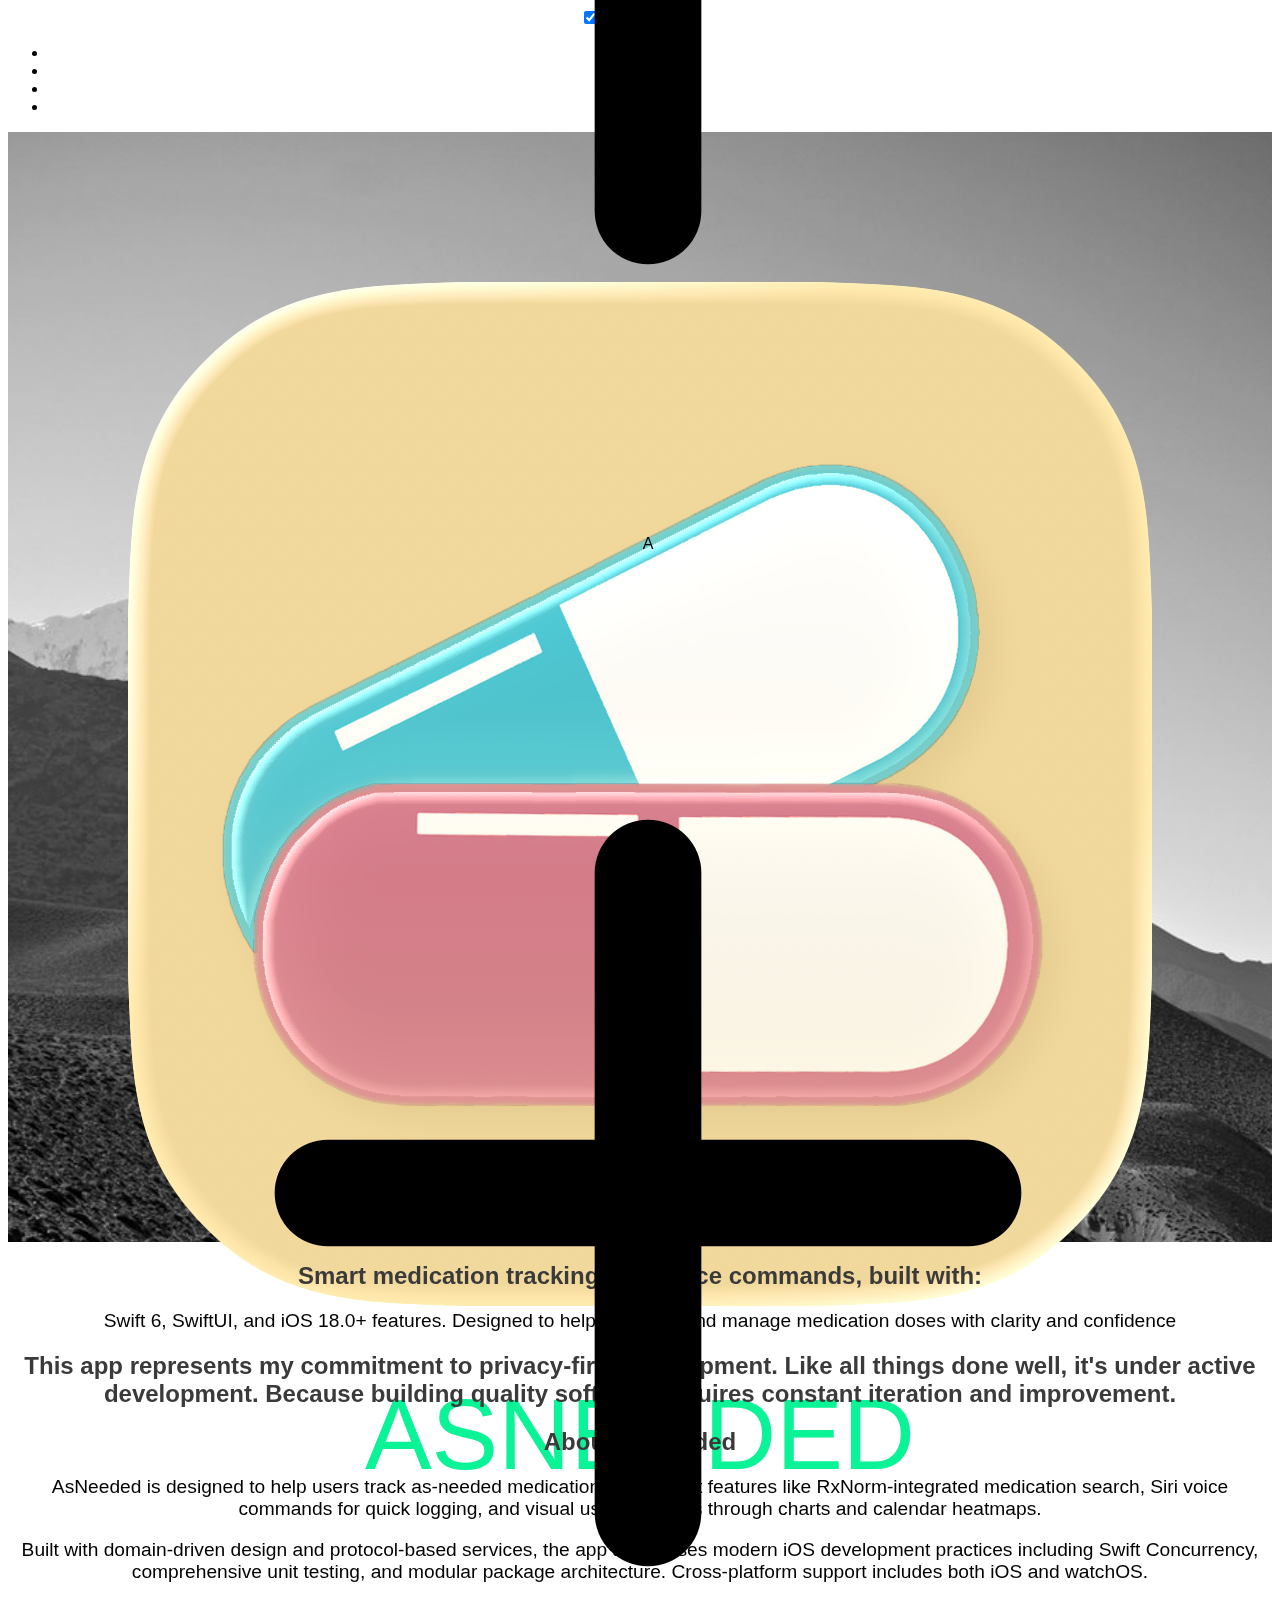
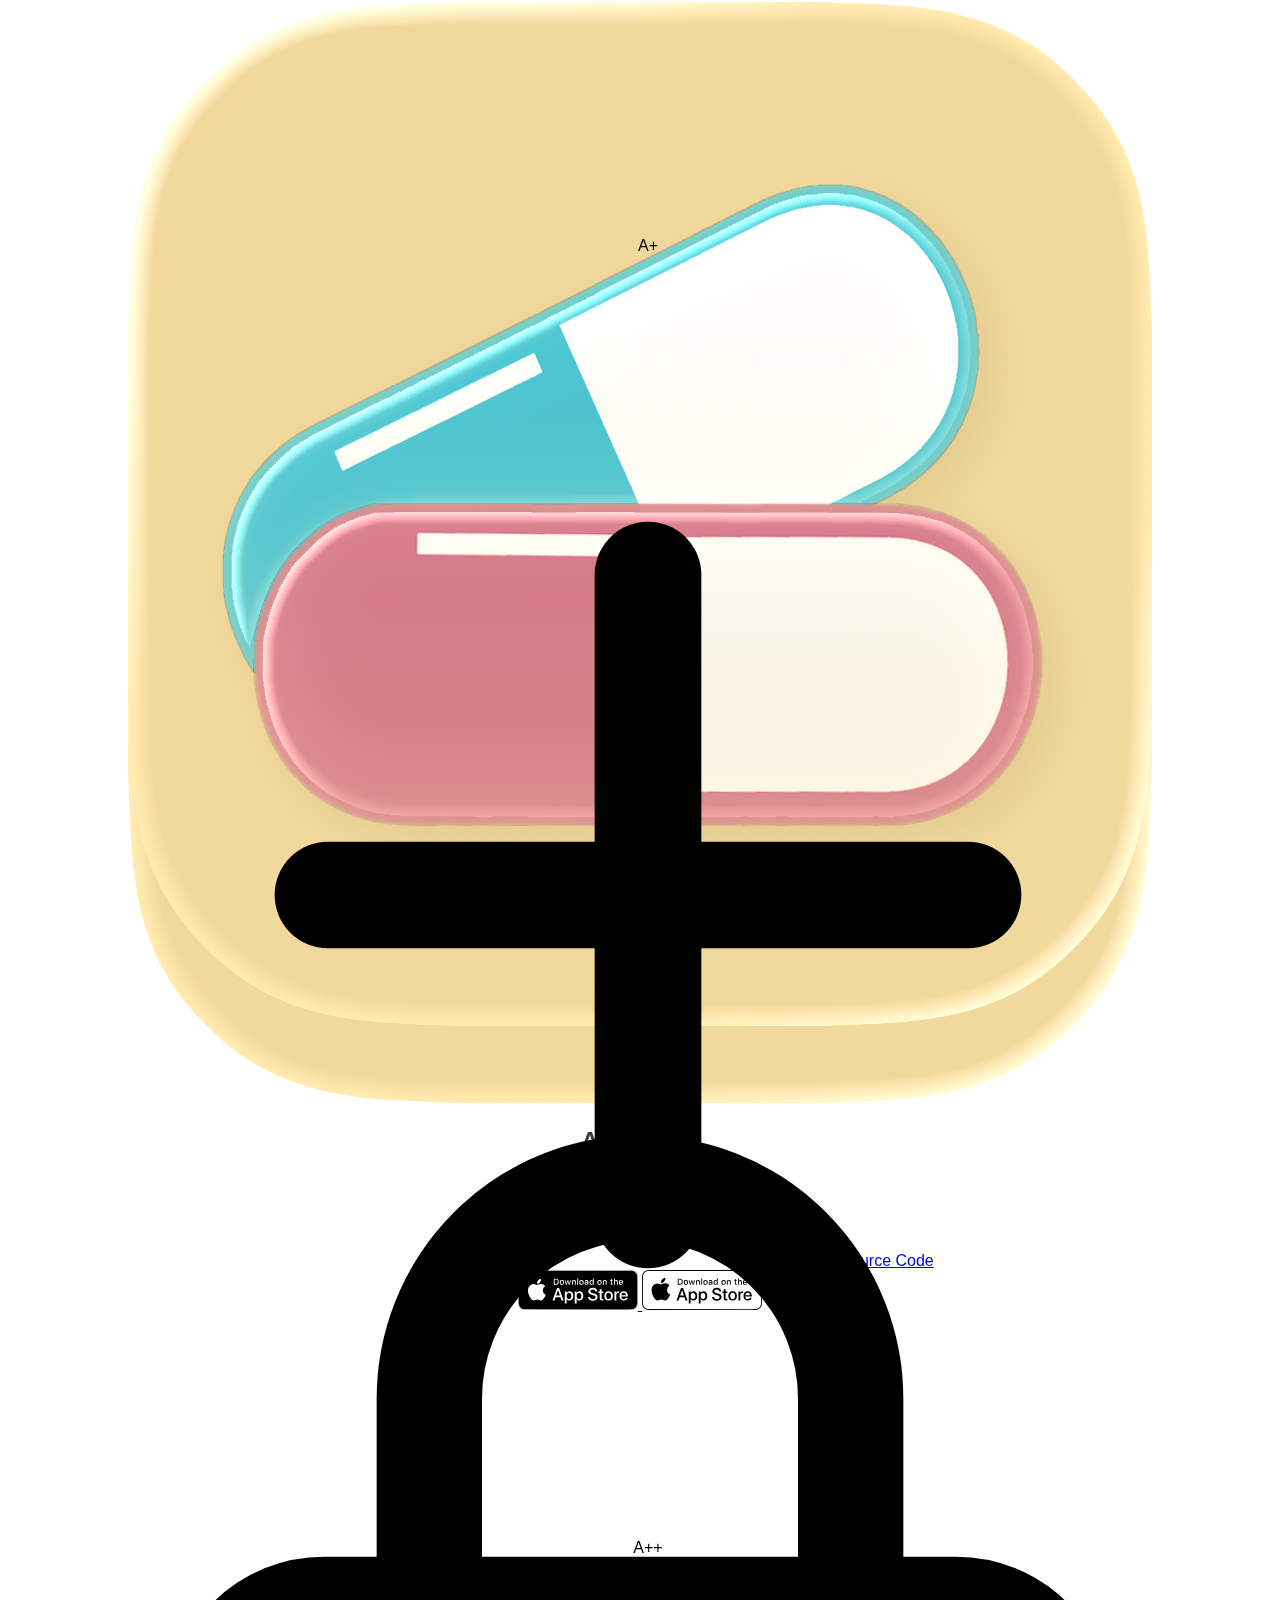
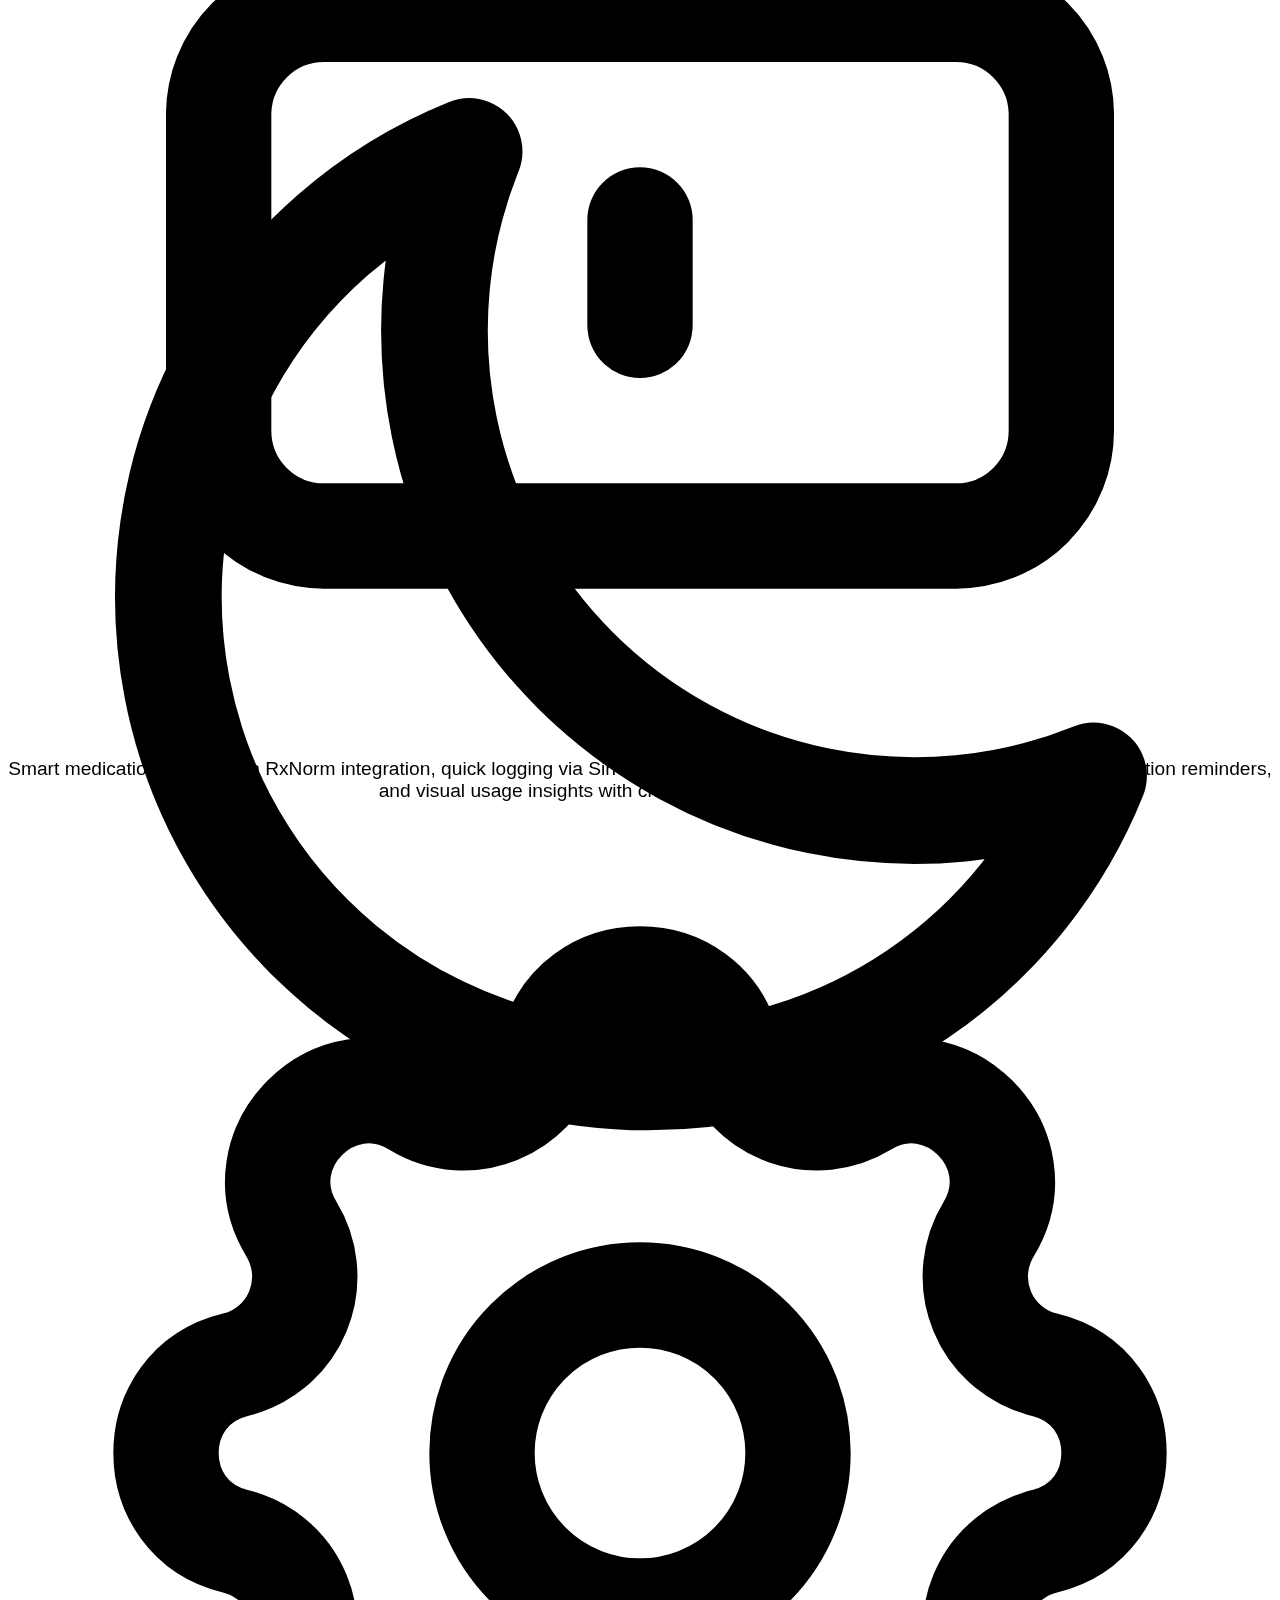
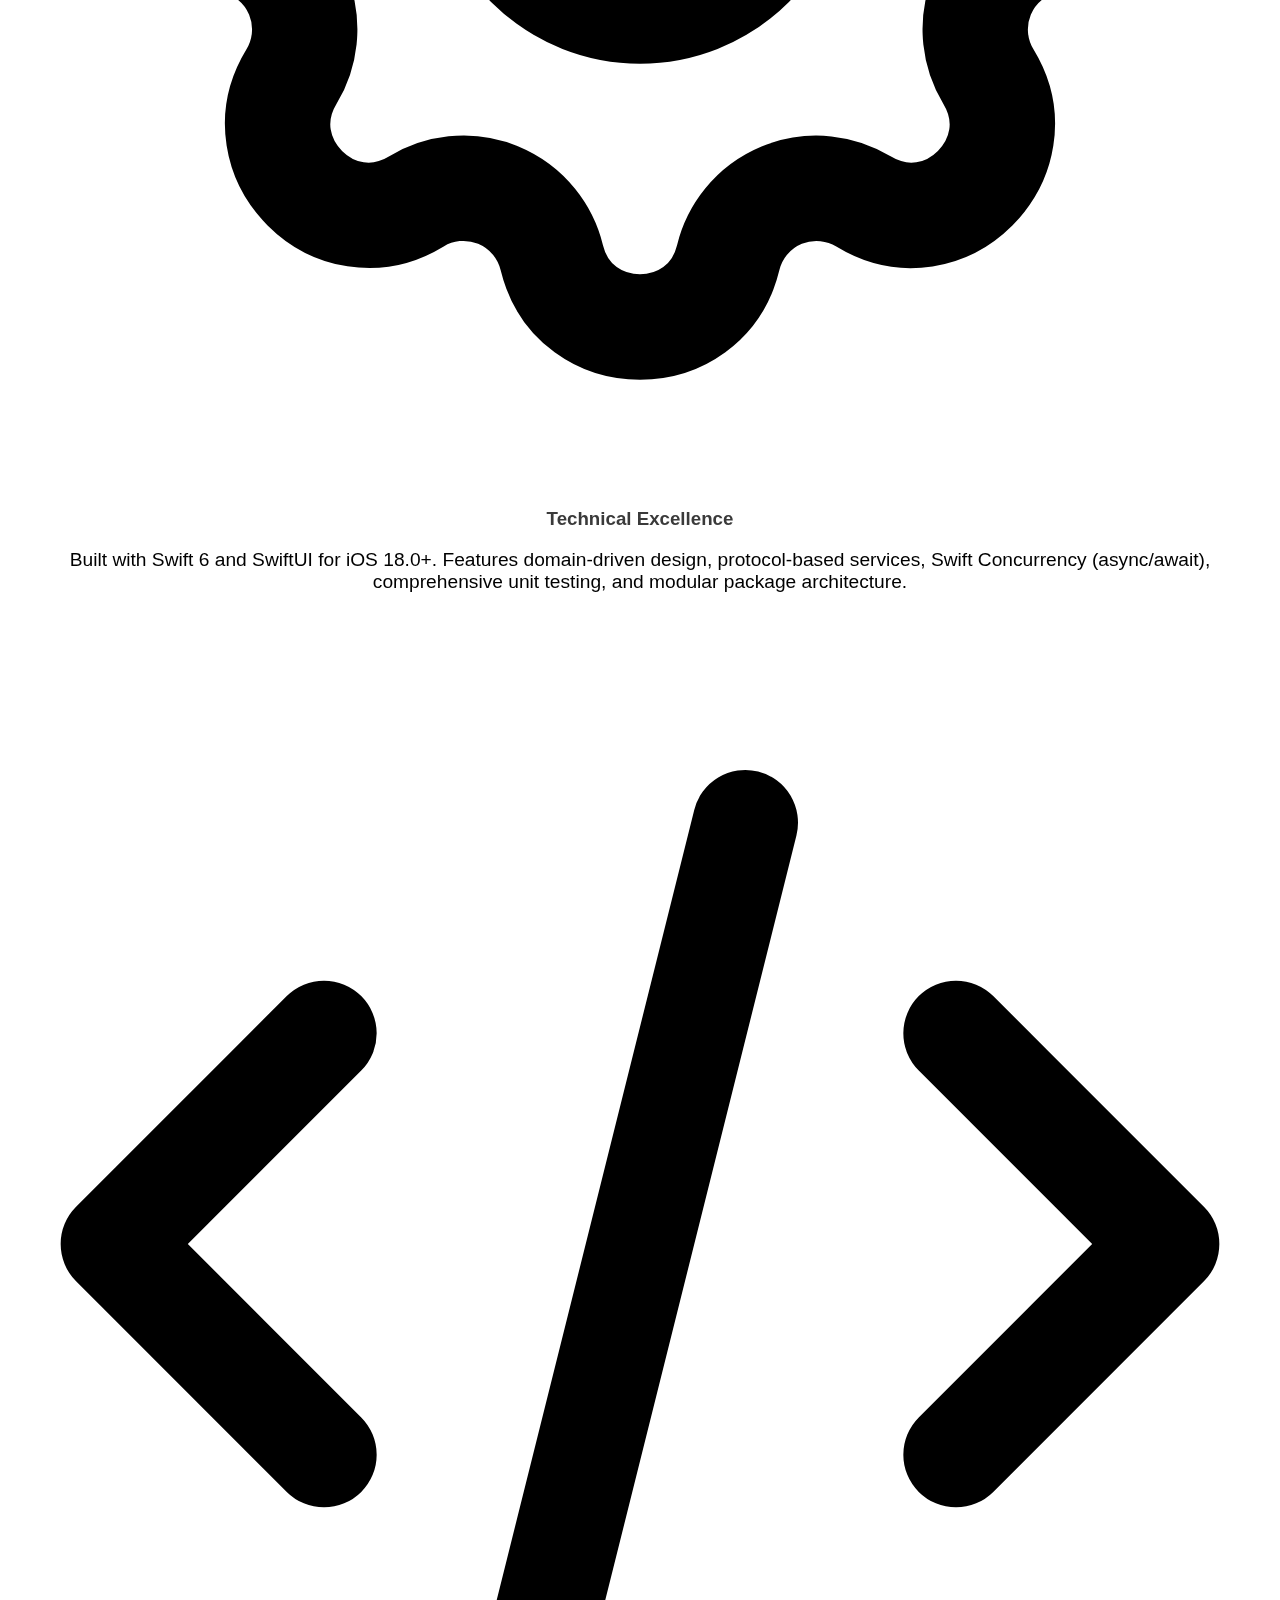
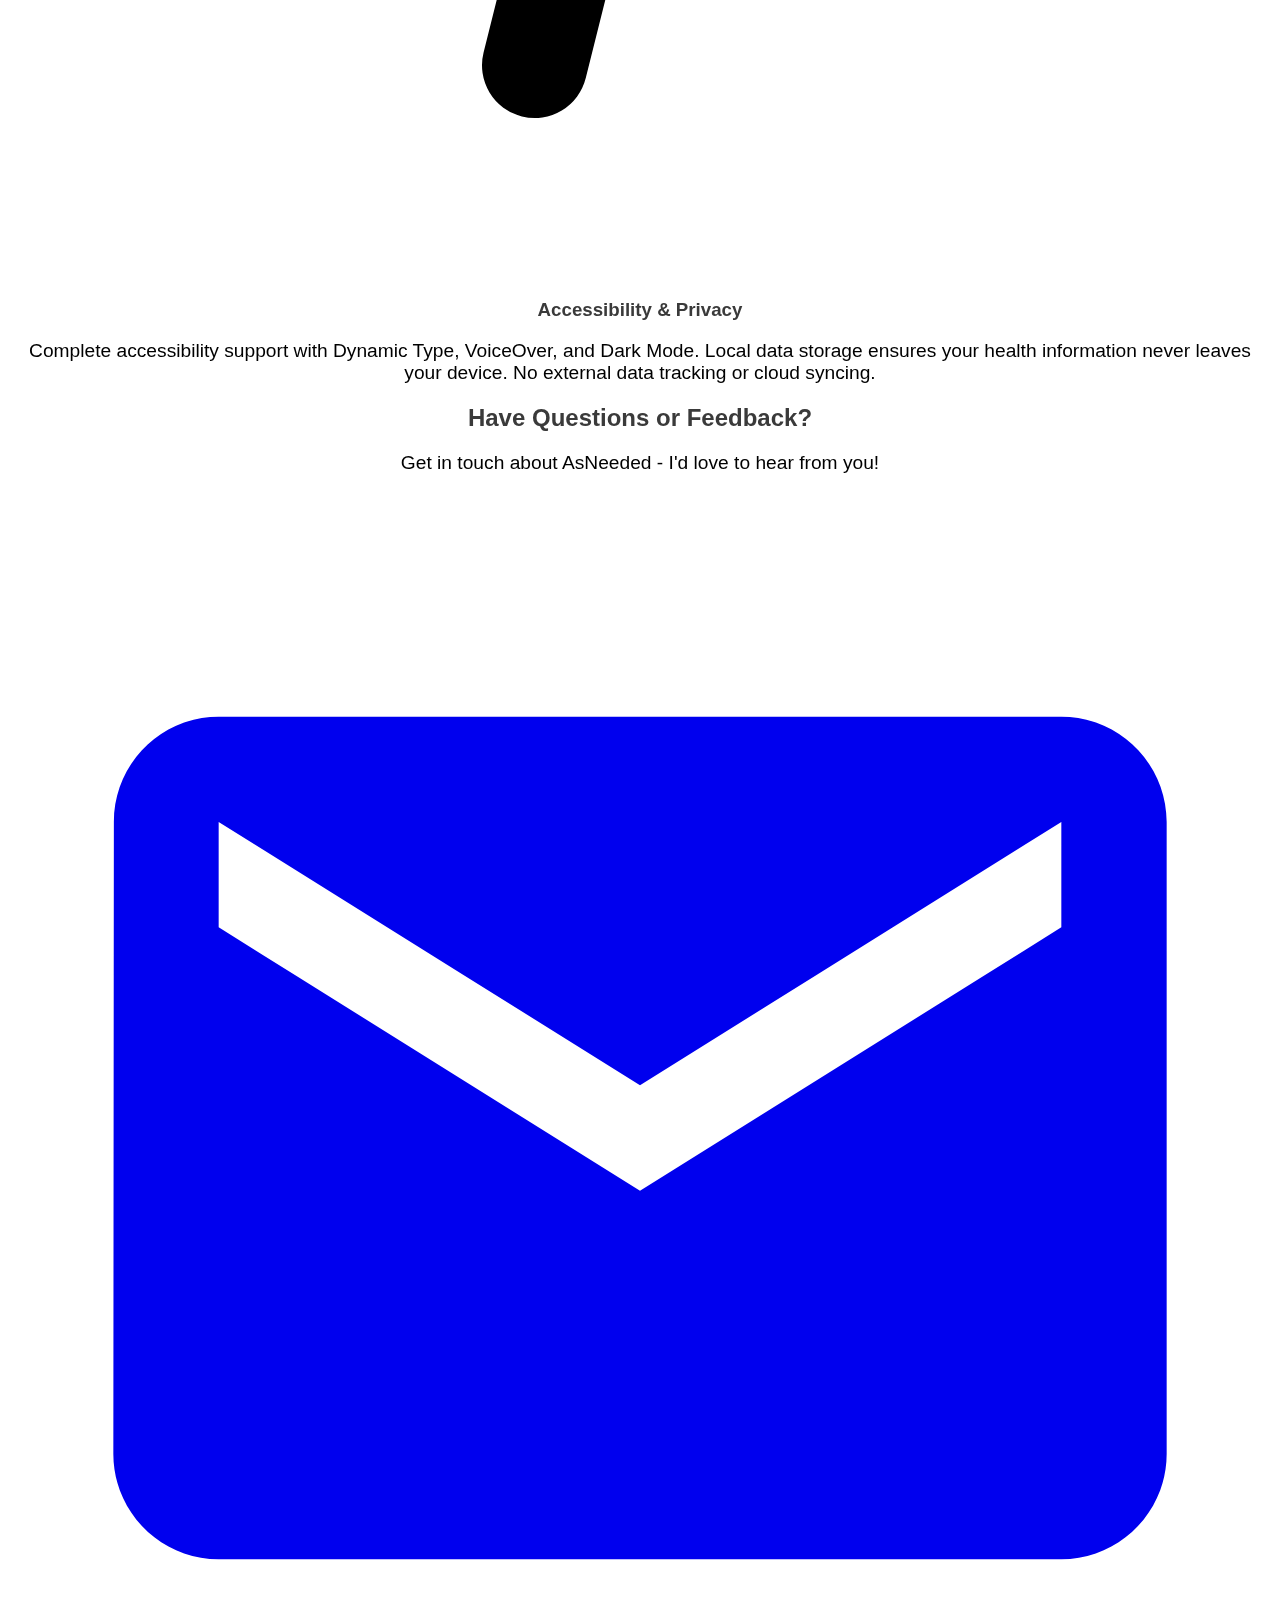
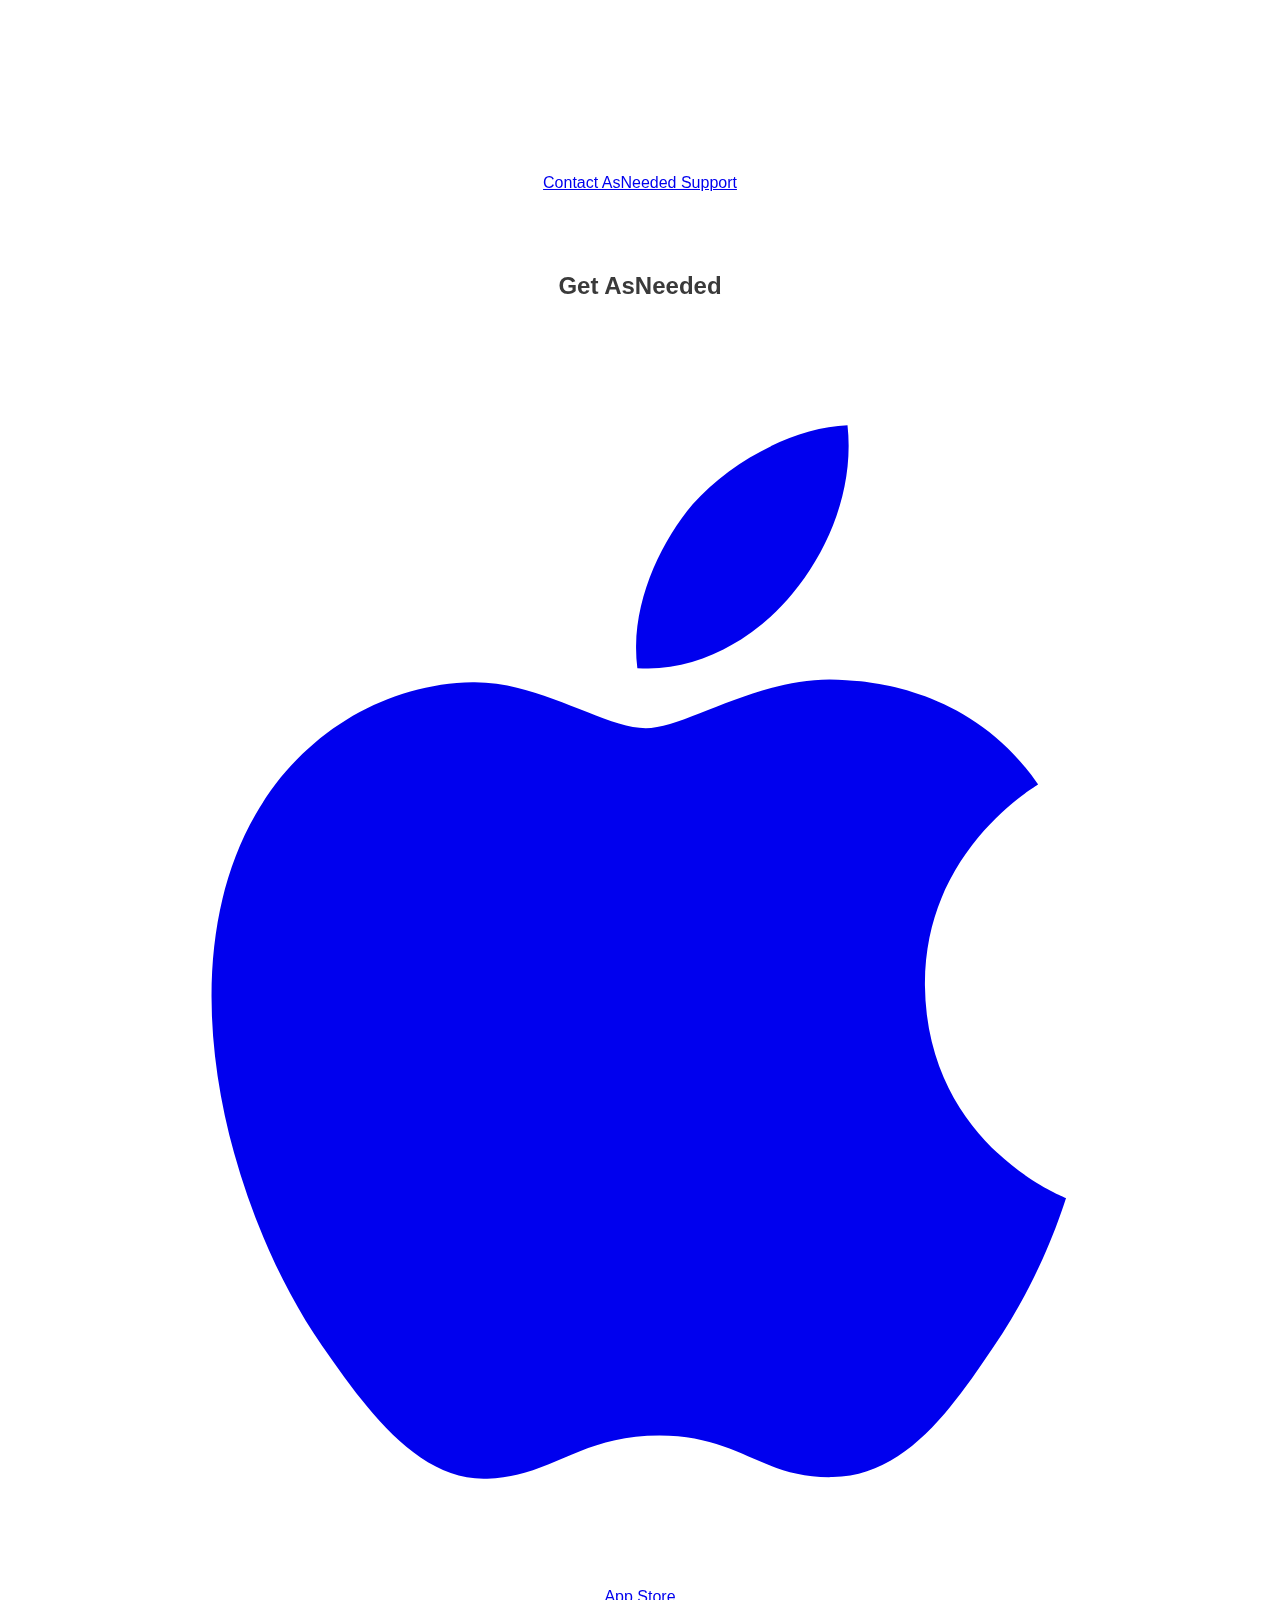
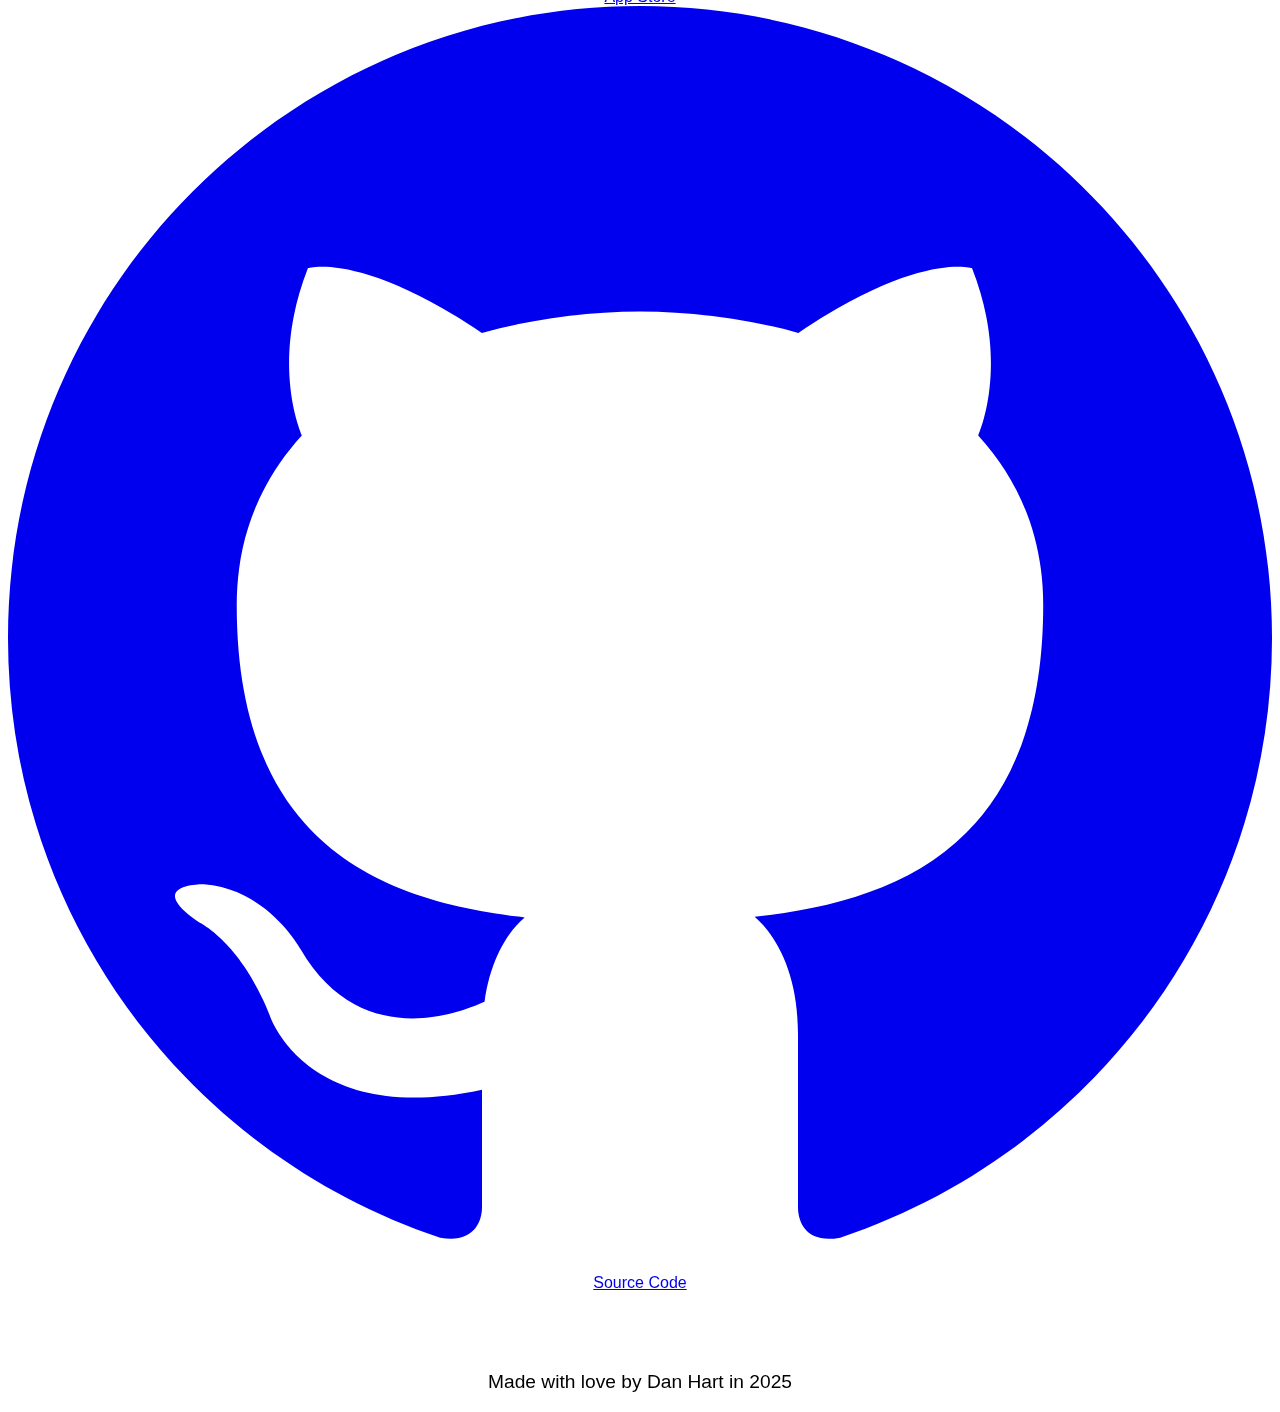
<file: asneeded/index.html>
<!DOCTYPE html>
<html lang="en">
  <head>
    <title>AsNeeded - Privacy-First Medication Tracker</title>
    <meta charset="utf-8">
    <meta name="viewport" content="width=device-width, initial-scale=1">
    <meta name="description" content="AsNeeded - A privacy-first medication tracker. Your health data stays private, local, and secure. Always free, no ads, no subscriptions. Open source.">
    <!-- Atkinson Hyperlegible Font -->
    <link href="https://fonts.googleapis.com/css2?family=Atkinson+Hyperlegible:ital,wght@0,400;0,700;1,400;1,700&display=swap" rel="stylesheet">
    <!-- Custom Styles -->
    <link href="../css/style.css" rel="stylesheet">
    <!-- Theme -->
    <meta name="theme-color" content="#ff6600">
  </head>
  <body>
    <!-- Dark/Light Mode Toggle -->
    <input type="checkbox" id="theme-toggle" class="theme-toggle" checked aria-label="Toggle dark mode">

    <!-- Font Size Controls -->
    <input type="radio" id="font-size-1" name="font-size" class="font-size-radio" checked aria-label="Default font size">
    <input type="radio" id="font-size-2" name="font-size" class="font-size-radio" aria-label="Larger font size">
    <input type="radio" id="font-size-3" name="font-size" class="font-size-radio" aria-label="Largest font size">

    <!-- CSS-only Mobile Menu Toggle -->
    <input type="checkbox" id="mobile-menu-toggle" class="mobile-menu-toggle-input" aria-label="Toggle mobile menu">

    <!-- NAVIGATION -->
    <nav class="navbar" role="navigation" aria-label="Main navigation">
      <div class="container">
        <div class="navbar-brand">
          <a href="../">Dan Hart</a>
        </div>
        <ul class="nav-links">
          <li><a href="../">Home</a></li>
          <li><a href="../#about">About</a></li>
          <li><a href="../#skills">Skills</a></li>
          <li><a href="../#contact">Contact</a></li>
        </ul>
        <label for="mobile-menu-toggle" class="mobile-menu-toggle" aria-label="Toggle mobile menu">
          <span class="hamburger">☰</span>
        </label>
        <div class="font-size-controls">
          <label for="font-size-1" class="font-size-btn" aria-label="Default font size">
            <svg class="icon" fill="none" stroke="currentColor" viewBox="0 0 24 24" xmlns="http://www.w3.org/2000/svg">
              <path stroke-linecap="round" stroke-linejoin="round" stroke-width="2" d="M12 6v6m0 0v6m0-6h6m-6 0H6"></path>
            </svg>
            <span class="font-size-text">A</span>
          </label>
          <label for="font-size-2" class="font-size-btn" aria-label="Larger font size">
            <svg class="icon" fill="none" stroke="currentColor" viewBox="0 0 24 24" xmlns="http://www.w3.org/2000/svg">
              <path stroke-linecap="round" stroke-linejoin="round" stroke-width="2" d="M12 6v6m0 0v6m0-6h6m-6 0H6"></path>
            </svg>
            <span class="font-size-text">A+</span>
          </label>
          <label for="font-size-3" class="font-size-btn" aria-label="Largest font size">
            <svg class="icon" fill="none" stroke="currentColor" viewBox="0 0 24 24" xmlns="http://www.w3.org/2000/svg">
              <path stroke-linecap="round" stroke-linejoin="round" stroke-width="2" d="M12 6v6m0 0v6m0-6h6m-6 0H6"></path>
            </svg>
            <span class="font-size-text">A++</span>
          </label>
        </div>
        <label for="theme-toggle" class="theme-toggle-label" aria-label="Toggle dark mode">
          <span class="theme-toggle-icon">
            <svg class="icon" fill="none" stroke="currentColor" viewBox="0 0 24 24" xmlns="http://www.w3.org/2000/svg">
              <path stroke-linecap="round" stroke-linejoin="round" stroke-width="2" d="M20.354 15.354A9 9 0 018.646 3.646 9.003 9.003 0 0012 21a9.003 9.003 0 008.354-5.646z"></path>
            </svg>
          </span>
        </label>
      </div>
    </nav>

    <!-- Mobile Navigation -->
    <div class="mobile-nav">
      <ul>
        <li><a href="../">Home</a></li>
        <li><a href="../#about">About</a></li>
        <li><a href="../#skills">Skills</a></li>
        <li><a href="../#contact">Contact</a></li>
      </ul>
    </div>

    <!-- HEADER -->
    <header id="home">
      <div class="container">
        <div class="hero-content">
          <div class="hero-left">
            <div class="profile-image">
              <img src="../img/AsNeeded.png" alt="AsNeeded App Icon" class="profile-photo">
            </div>
            <div class="hero-text">
              <h1>AsNeeded</h1>
              <p class="lead">A privacy-focused iOS app for tracking as-needed medications. Built with Swift 6, SwiftUI, and modern iOS development practices</p>
            </div>
          </div>
          <div class="hero-right">
            <div class="asneeded-section">
              <div class="app-icon">
                <img src="../img/AsNeeded.png" alt="AsNeeded App Icon" class="app-icon-image">
              </div>
              <h2>AsNeeded</h2>
              <p class="app-description">My current project - a privacy-first medication tracker</p>
              <div class="app-values">
                <div class="value-item">
                  <strong>Privacy First:</strong> Your health data stays private, local, and secure
                </div>
                <div class="value-item">
                  <strong>Always Free:</strong> All features free forever, no ads, no subscriptions required
                </div>
                <div class="value-item">
                  <strong>Open Source:</strong> Transparent, inspectable, and community-driven
                  <a href="https://github.com/dan-hart/AsNeeded" target="_blank" rel="noopener" class="source-link">View Source Code</a>
                </div>
              </div>
              <a href="https://apps.apple.com/us/app/as-needed/id6714469235" class="app-store-button" target="_blank" rel="noopener">
                <img src="../img/app-store-black.svg" alt="Download on the App Store" class="app-store-image app-store-light">
                <img src="../img/app-store-white.svg" alt="Download on the App Store" class="app-store-image app-store-dark">
              </a>
            </div>
          </div>
        </div>
      </div>
    </header>

    <section class="intro">
      <div class="container">
        <div class="intro-content">
          <h2>Smart medication tracking with voice commands, built with:</h2>
          <p class="lead">Swift 6, SwiftUI, and iOS 18.0+ features. Designed to help users log and manage medication doses with clarity and confidence</p>
        </div>
      </div>
    </section>

    <section class="statement">
      <div class="container">
        <div class="statement-content">
          <h2>This app represents my commitment to privacy-first development. Like all things done well, it's under active development. Because building quality software requires constant iteration and improvement.</h2>
        </div>
      </div>
    </section>

    <section id="about" class="about">
      <div class="container">
        <div class="about-content">
          <div class="about-text">
            <h2>About AsNeeded</h2>
            <p>
              AsNeeded is designed to help users track as-needed medications with smart features like RxNorm-integrated medication search, Siri voice commands for quick logging, and visual usage insights through charts and calendar heatmaps.
            </p>
            <p>
              Built with domain-driven design and protocol-based services, the app showcases modern iOS development practices including Swift Concurrency, comprehensive unit testing, and modular package architecture. Cross-platform support includes both iOS and watchOS.
            </p>
          </div>
          <div class="about-image">
            <img src="../img/AsNeeded.png" alt="AsNeeded App" class="about-photo">
          </div>
        </div>
      </div>
    </section>

    <!-- SKILLS -->
    <section id="skills" class="skills">
      <div class="container">
        <div class="skills-content">
          <div class="skill-item">
            <div class="skill-icon" aria-hidden="true">
              <svg class="heroicon" fill="none" stroke="currentColor" viewBox="0 0 24 24" xmlns="http://www.w3.org/2000/svg">
                <path stroke-linecap="round" stroke-linejoin="round" stroke-width="2" d="M12 15v2m-6 4h12a2 2 0 002-2v-6a2 2 0 00-2-2H6a2 2 0 00-2 2v6a2 2 0 002 2zm10-10V7a4 4 0 00-8 0v4h8z"></path>
              </svg>
            </div>
            <h3>Smart Features</h3>
            <p>Smart medication search with RxNorm integration, quick logging via Siri voice commands, customizable dose tracking, flexible medication reminders, and visual usage insights with charts and calendar heatmaps.</p>
          </div>

          <div class="skill-item">
            <div class="skill-icon" aria-hidden="true">
              <svg class="heroicon" fill="none" stroke="currentColor" viewBox="0 0 24 24" xmlns="http://www.w3.org/2000/svg">
                <path stroke-linecap="round" stroke-linejoin="round" stroke-width="2" d="M10.325 4.317c.426-1.756 2.924-1.756 3.35 0a1.724 1.724 0 002.573 1.066c1.543-.94 3.31.826 2.37 2.37a1.724 1.724 0 001.065 2.572c1.756.426 1.756 2.924 0 3.35a1.724 1.724 0 00-1.066 2.573c.94 1.543-.826 3.31-2.37 2.37a1.724 1.724 0 00-2.572 1.065c-.426 1.756-2.924 1.756-3.35 0a1.724 1.724 0 00-2.573-1.066c-1.543.94-3.31-.826-2.37-2.37a1.724 1.724 0 00-1.065-2.572c-1.756-.426-1.756-2.924 0-3.35a1.724 1.724 0 001.066-2.573c-.94-1.543.826-3.31 2.37-2.37.996.608 2.296.07 2.572-1.065z"></path>
                <path stroke-linecap="round" stroke-linejoin="round" stroke-width="2" d="M15 12a3 3 0 11-6 0 3 3 0 016 0z"></path>
              </svg>
            </div>
            <h3>Technical Excellence</h3>
            <p>Built with Swift 6 and SwiftUI for iOS 18.0+. Features domain-driven design, protocol-based services, Swift Concurrency (async/await), comprehensive unit testing, and modular package architecture.</p>
          </div>

          <div class="skill-item">
            <div class="skill-icon" aria-hidden="true">
              <svg class="heroicon" fill="none" stroke="currentColor" viewBox="0 0 24 24" xmlns="http://www.w3.org/2000/svg">
                <path stroke-linecap="round" stroke-linejoin="round" stroke-width="2" d="M10 20l4-16m4 4l4 4-4 4M6 16l-4-4 4-4"></path>
              </svg>
            </div>
            <h3>Accessibility & Privacy</h3>
            <p>Complete accessibility support with Dynamic Type, VoiceOver, and Dark Mode. Local data storage ensures your health information never leaves your device. No external data tracking or cloud syncing.</p>
          </div>
        </div>
      </div>
    </section>

    <!-- CONTACT CTA -->
    <section class="contact">
      <div class="container">
        <div class="contact-content">
          <h2>Have Questions or Feedback?</h2>
          <p class="lead">Get in touch about AsNeeded - I'd love to hear from you!</p>
          <div style="text-align: center; margin: 2rem 0 0 0;">
            <a href="mailto:asneeded@fastmail.com" class="contact-cta" aria-label="Email AsNeeded Support">
              <svg class="contact-icon" fill="currentColor" viewBox="0 0 24 24" xmlns="http://www.w3.org/2000/svg">
                <path d="M20 4H4c-1.1 0-1.99.9-1.99 2L2 18c0 1.1.9 2 2 2h16c1.1 0 2-.9 2-2V6c0-1.1-.9-2-2-2zm0 4l-8 5-8-5V6l8 5 8-5v2z"/>
              </svg>
              Contact AsNeeded Support
            </a>
          </div>
        </div>
      </div>
    </section>

    <!-- GET ASNEEDED -->
    <section id="download" class="contact" style="padding: 0; background: var(--section-alt-bg);">
      <div class="container" style="padding: 0;">
        <div class="contact-content" style="padding: 60px 0;">
          <h2>Get AsNeeded</h2>
          <div class="social-links">
            <a href="https://apps.apple.com/us/app/as-needed/id6714469235" aria-label="Download AsNeeded" target="_blank" rel="noopener">
              <svg class="social-icon" fill="currentColor" viewBox="0 0 24 24" xmlns="http://www.w3.org/2000/svg">
                <path d="M18.71 19.5c-.83 1.24-1.71 2.45-3.05 2.47-1.34.03-1.77-.79-3.29-.79-1.53 0-2 .77-3.27.82-1.31.05-2.3-1.32-3.14-2.53C4.25 17 2.94 12.45 4.7 9.39c.87-1.52 2.43-2.48 4.12-2.51 1.28-.02 2.5.87 3.29.87.78 0 2.26-1.07 3.81-.91.65.03 2.47.26 3.64 1.98-.09.06-2.17 1.28-2.15 3.81.03 3.02 2.65 4.03 2.68 4.04-.03.07-.42 1.44-1.38 2.83M13 3.5c.73-.83 1.94-1.46 2.94-1.5.13 1.17-.34 2.35-1.04 3.19-.69.85-1.83 1.51-2.95 1.42-.15-1.15.41-2.35 1.05-3.11z"/>
              </svg>
              App Store
            </a>
            <a href="https://github.com/dan-hart/AsNeeded" aria-label="GitHub Source" target="_blank" rel="noopener">
              <svg class="social-icon" fill="currentColor" viewBox="0 0 24 24" xmlns="http://www.w3.org/2000/svg">
                <path d="M12 0c-6.626 0-12 5.373-12 12 0 5.302 3.438 9.8 8.207 11.387.599.111.793-.261.793-.577v-2.234c-3.338.726-4.033-1.416-4.033-1.416-.546-1.387-1.333-1.756-1.333-1.756-1.089-.745.083-.729.083-.729 1.205.084 1.839 1.237 1.839 1.237 1.07 1.834 2.807 1.304 3.492.997.107-.775.418-1.305.762-1.604-2.665-.305-5.467-1.334-5.467-5.931 0-1.311.469-2.381 1.236-3.221-.124-.303-.535-1.524.117-3.176 0 0 1.008-.322 3.301 1.23.957-.266 1.983-.399 3.003-.404 1.02.005 2.047.138 3.006.404 2.291-1.552 3.297-1.23 3.297-1.23.653 1.653.242 2.874.118 3.176.77.84 1.235 1.911 1.235 3.221 0 4.609-2.807 5.624-5.479 5.921.43.372.823 1.102.823 2.222v3.293c0 .319.192.694.801.576 4.765-1.589 8.199-6.086 8.199-11.386 0-6.627-5.373-12-12-12z"/>
              </svg>
              Source Code
            </a>
          </div>
        </div>
      </div>
    </section>

    <footer class="footer">
      <div class="container">
        <div class="footer-content">
          <p>Made with love by <a href="../" style="color: var(--primary-color); text-decoration: none;">Dan Hart</a> in 2025</p>
        </div>
      </div>
    </footer>

  </body>
</html>
</file>
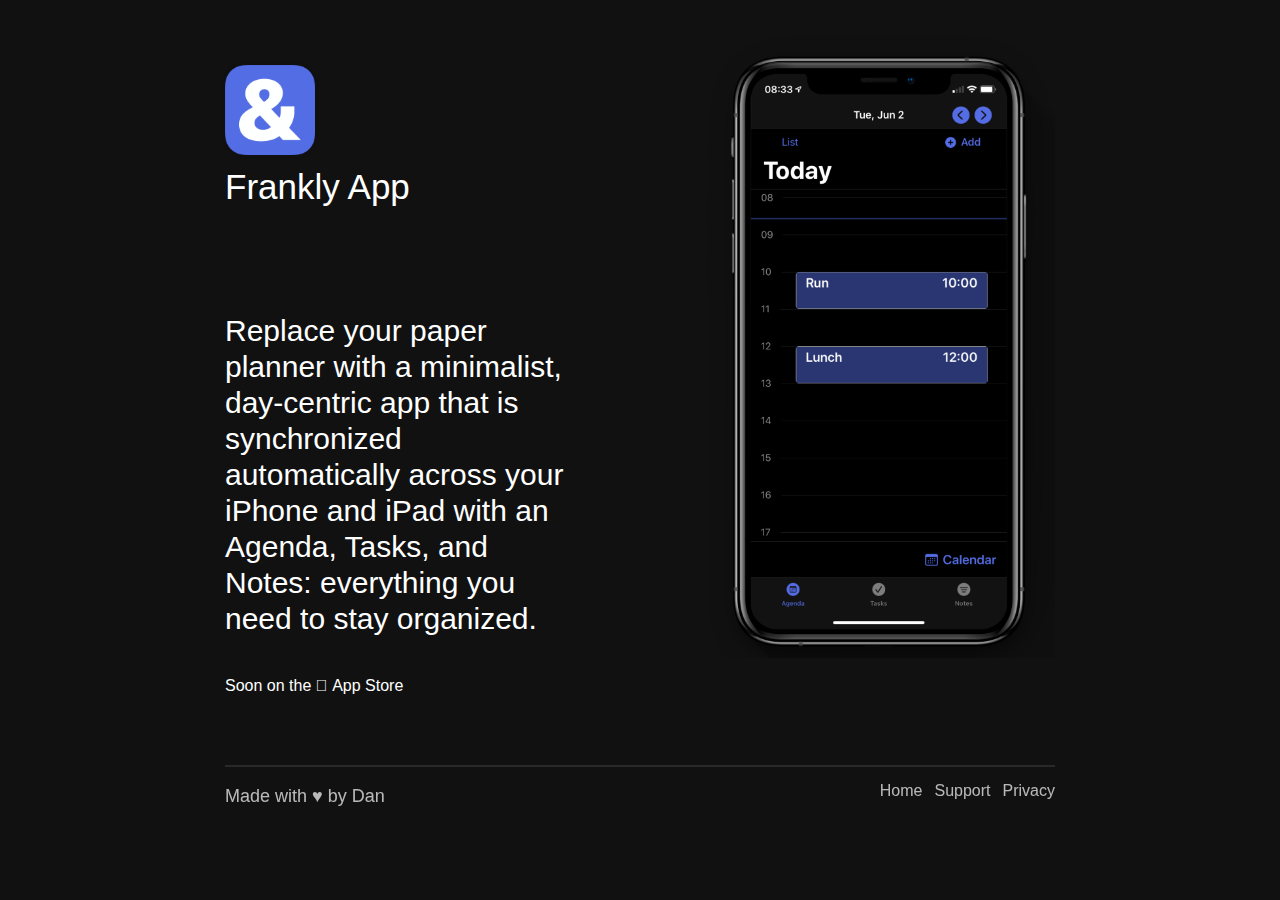
<file: frankly/index.html>
<!DOCTYPE html>
<html lang="en">

<head>
    <meta charset="UTF-8" />
    <meta name="og:site_name" content="Frankly App" />
    <title>Frankly</title>
    <link rel="stylesheet" href="styles.css" type="text/css" />
    <meta name="viewport" content="width=device-width, initial-scale=1.0" />
</head>

<body>
    <header class="container">
        <div class="responsive intro-container">
            <div class="app-icon">
                <img src="images/icon.png" />
            </div>
            <p class="app-name">Frankly App</p>
            <div class="intro">
                <h2>Replace your paper planner with a minimalist, day-centric app that is synchronized automatically across your iPhone and iPad with an Agenda, Tasks, and Notes: everything you need to stay organized.</h2>
            </div>
            <div>Soon on the  App Store</div>
        </div>
        <div class="responsive sidebar">
            <div><img src="images/iphone.png" /></div>
        </div>
    </header>
    <footer class="container footer">
        <div class="separator"></div>
        <p class="responsive credit">Made with ♥ by <a href="https://www.codedbydan.com/">Dan</a></p>
        <div class="responsive links"><a href="#">Home</a><a href="#">Support</a><a href="#">Privacy</a></div>
    </footer>
</body>

</html>
</file>
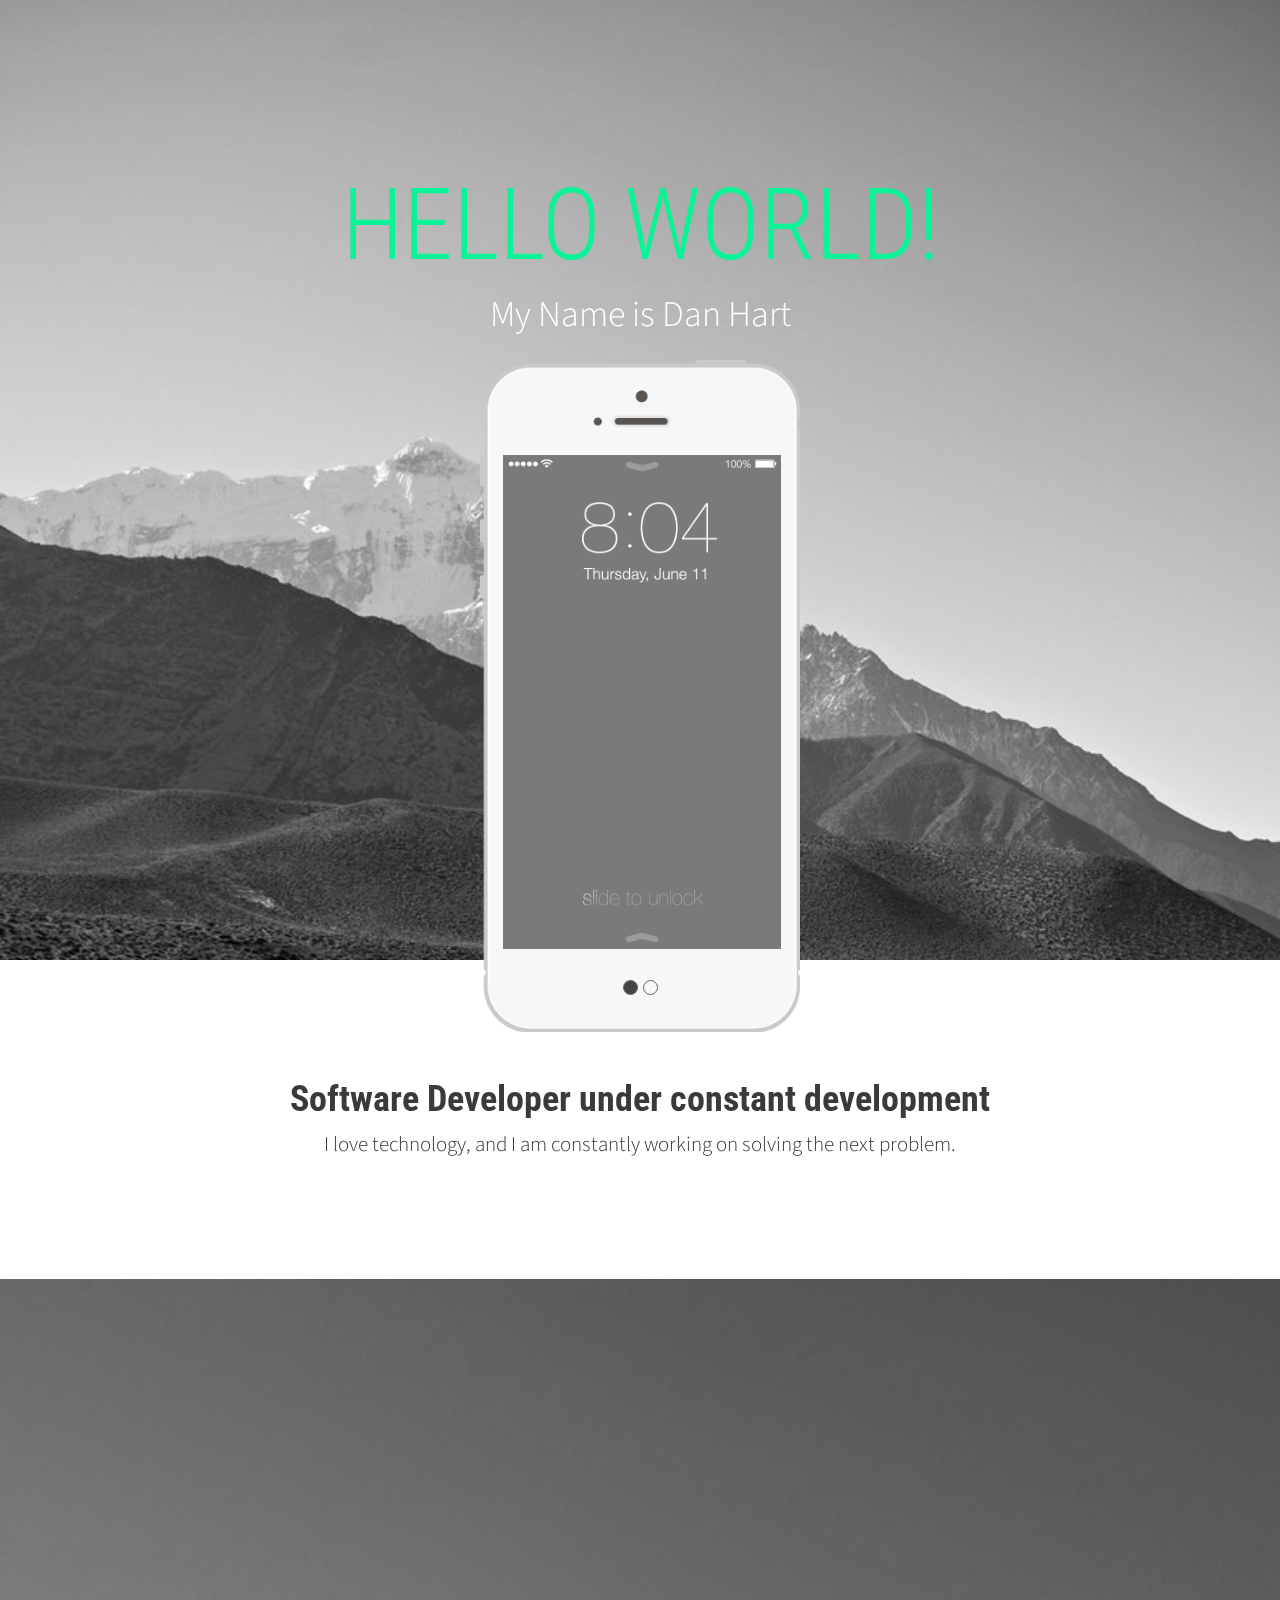
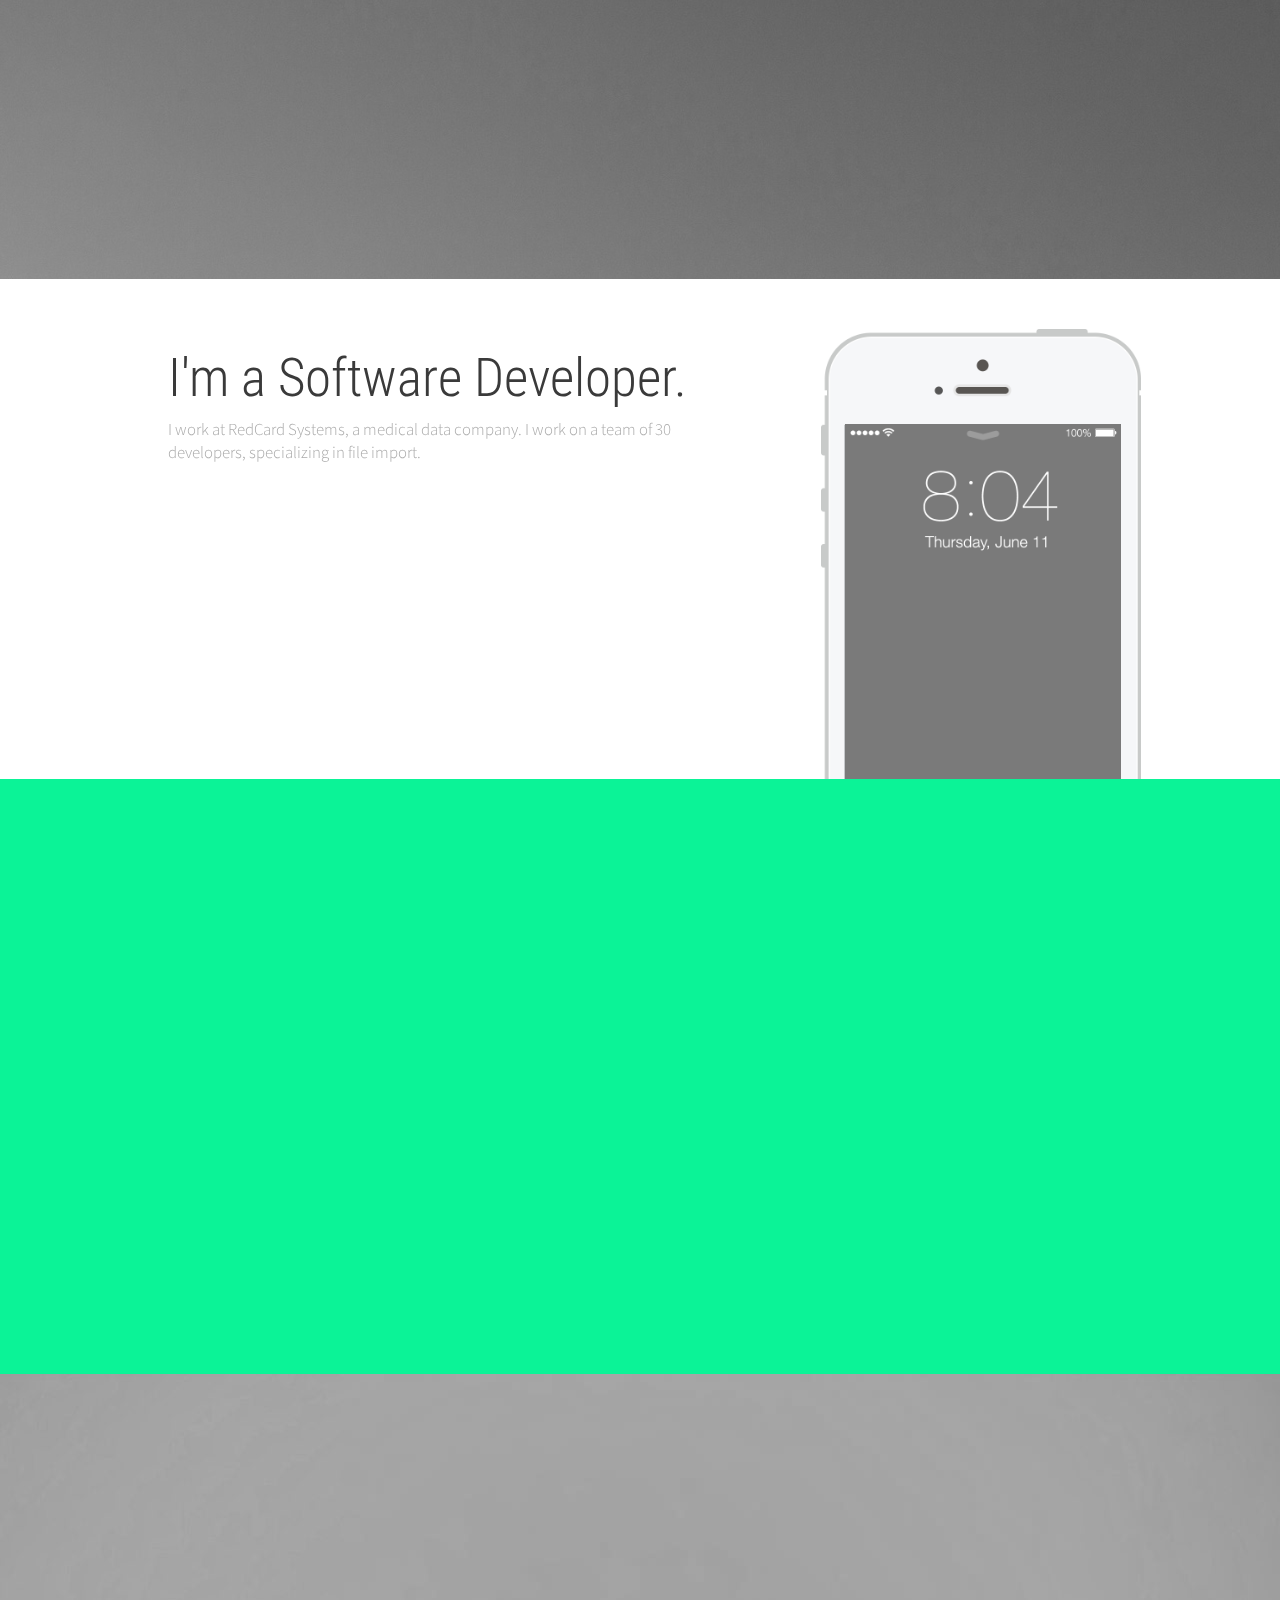
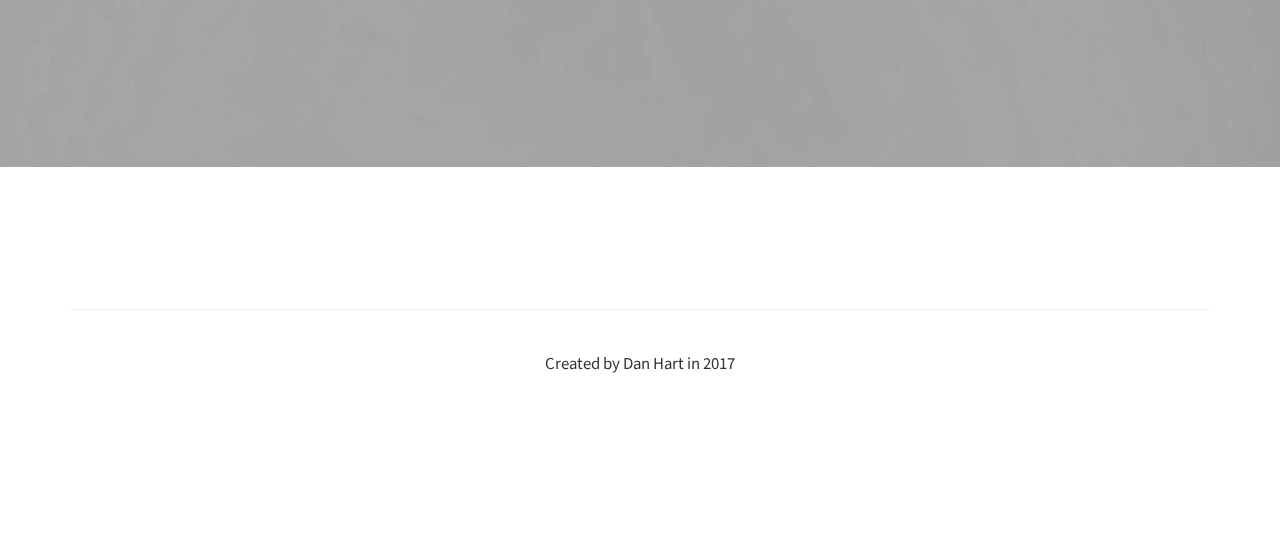
<file: landy/index.html>
<!DOCTYPE html>
<html>
  <head>
    <title>Dan Hart</title>
    <meta charset="utf-8" />
    <meta content="width=device-width, initial-scale=1, maximum-scale=1, user-scalable=no" name="viewport">
    <!-- CSS 
        ================================================== -->
    <!-- Bootstrap 3-->
    <link href="css/bootstrap.min.css" rel="stylesheet" media="screen">
    <!-- Google Fonts -->
    <link href='https://fonts.googleapis.com/css?family=Source+Sans+Pro:200,300,400,600,700,900,200italic,300italic,400italic,600italic,700italic,900italic|Roboto+Condensed:300italic,400italic,700italic,400,300,700' rel='stylesheet' type='text/css'>
    <link href='https://fonts.googleapis.com/css?family=Roboto+Condensed:300italic,400italic,700italic,400,300,700' rel='stylesheet' type='text/css'>
    <!-- Template Styles -->
    <link href="css/style.css" rel="stylesheet" media="screen">
      </head>
  <body>
	  
	  <!-- NAVBAR
	      ================================================== -->
	  <nav class="navbar navbar-default" role="navigation">
	  	  <div class="container">
			  <div class="navbar-header">
			    <button type="button" class="navbar-toggle" data-toggle="collapse" data-target=".navbar-ex1-collapse">
			      <span class="sr-only">Toggle navigation</span>
			      <span class="icon-bar"></span>
			      <span class="icon-bar"></span>
			      <span class="icon-bar"></span>
			    </button>
			    
			    <!--Replace text with your app name or logo image-->
			    <a class="navbar-brand" href="#">Dan Hart</a>
			    
			  </div>
			  <div class="collapse navbar-collapse navbar-ex1-collapse">
			    <ul class="nav navbar-nav">
			      <li><a onclick="$('header').animatescroll({padding:71});">Start</a></li>
			      <li><a onclick="$('.detail').animatescroll({padding:71});">About</a></li>
			      <li><a onclick="$('.features').animatescroll({padding:71});">Overview</a></li>
			      <li><a onclick="$('.social').animatescroll({padding:71});">Social</a></li>
			    </ul>
			  </div>
		  </div>
	  </nav>
	  
	  
	   <!-- HEADER
	   ================================================== -->	  
	  <header>
		 <div class="container">
			 <div class="row">
				 <div class="col-md-12">
					  <h1>Hello World!</h1>
					  <p class="lead">My Name is Dan Hart</p>
					  
					  <div class="carousel-iphone">
					  	<div id="carousel-example-generic" class="carousel slide">
					    
					    <!-- Indicators -->
					    <ol class="carousel-indicators">
					      <li data-target="#carousel-example-generic" data-slide-to="0" class="active"></li>
					      <li data-target="#carousel-example-generic" data-slide-to="1"></li>
					    </ol>
					  
					    <!-- Wrapper for slides -->
					    <div class="carousel-inner">
					      <div class="item active">
					        <img src="img/screenshots/app-1.png" alt="App Screen 1">
					      </div>
					      <div class="item">
					        <img src="../me.jpg" alt="App Screen 2">
					      </div>					      
					    </div>
					  </div>
					</div>
				</div>	  
			</div>    
		</div>
	 </header>
	  
	  
	  <!-- PURCHASE
	      ================================================== -->
	  <section class="purchase">
		  <div class="container">
			  <div class="row">
				  <div class="col-md-offset-2 col-md-8">
					 <h1>Software Developer under constant development</h1>
					 	    <p class="lead">I love technology, and I am constantly working on solving the next problem.</p>
					 	    <!-- <button type="button" class="app-store"></button>	 -->
				  </div>
			  </div>
		  </div>
	  </section>
	  
	  
	  <!-- PAYOFF 
	      ================================================== -->
	  <section class="payoff">
		<div class="container">
			  <div class="row">
				  <div class="col-md-12">
					  <h1>This is a website coded by me, and like all things done well, it’s under development. Because staying on the cutting edge requires constant learning and maintenance.</h1>
				  </div>
			  </div>
		  </div>	  
	  </section>
	  
	  
	  <!-- DETAILS 
	      ================================================== -->
	  <section class="detail">
		<div class="container">
			<div class="row">
				<div class="col-md-12">
					<div id="carousel-example-generic-2" class="carousel slide">
										
					  <!-- Wrapper for slides -->
					  <div class="carousel-inner">
					    <div class="item active">
					      	<div class="row">
					      		<div class="col-sm-12 col-md-offset-1 col-md-6">
					      			<h1>I'm a Software Developer.</h1>
					      			<p>I work at RedCard Systems, a medical data company. I work on a team of 30 developers, specializing in file import.</p>
					      		</div>
					      		<div class="col-sm-12 col-md-5">
					      			<div class="app-screenshot">
					      				<img src="img/screenshots/app-1.png" class="img-responsive" alt="App Screen 1">
					      			</div>
					      		</div>
					      	</div>
					    </div>

<!-- 					    <div class="item">
					    	<div class="row">
					    		<div class="col-sm-12 col-md-offset-1 col-md-6">
					    			<h1>Sed do eiusmod tempor incididunt ut labore et dolore magna.</h1>
					    			<p>Lorem ipsum dolor sit amet, consectetur adipisicing elit, sed do eiusmod tempor incididunt ut labore et dolore magna.</p>
					    		</div>
					    		<div class="col-sm-12 col-md-5">
					    			<div class="app-screenshot">
					    				<img src="img/screenshots/app-2.png" class="img-responsive" alt="App Screen 2">
					    			</div>
					    		</div>
					    	</div>
						</div> -->

<!-- 					    <div class="item">
					      <div class="row">
					      	<div class="col-sm-12 col-md-offset-1 col-md-6">
					      		<h1>Lorem ipsum dolor sit amet, consectetur adipisicing elit</h1>
					      		<p>Lorem ipsum dolor sit amet, consectetur adipisicing elit, sed do eiusmod tempor incididunt ut labore et dolore magna.</p>
					      	</div>
					      	<div class="col-sm-12 col-md-5">
					      		<div class="app-screenshot">
					      			<img src="img/screenshots/app-3.png" class="img-responsive" alt="App Screen 3">
					      		</div>
					      	</div>
					      </div>
					    </div> -->
					  </div>
					
					  <!-- Indicators -->
<!-- 					  <ol class="carousel-indicators">
					    <li data-target="#carousel-example-generic-2" data-slide-to="0" class="active"></li>
					    <li data-target="#carousel-example-generic-2" data-slide-to="1"></li>
					    <li data-target="#carousel-example-generic-2" data-slide-to="2"></li>
					  </ol>		 -->
					</div>
				</div>
			</div>
		</div>
	</section>
	
	  
	  <!-- FEATURES
	      ================================================== -->
	  <section class="features">
		  <div class="container">
			  <div class="row">
				
				  <div class="col-md-4">
					  <div class="circle"><i class="icon-bookmark"></i></div>
					  <h2>Educated</h2>
					  <p>I graduated from Lindenwood University in 2017 with a degree in Information Technology.</p>
				  </div>
				
				  <div class="col-md-4">
					  <div class="circle"><i class="icon-keypad"></i></div>
					  <h2>Well-rounded</h2>
					  <p>I've worked with Window, UNIX, and MacOS environments, familiar with a myriad of development environments.</p>
				  </div>
				 
				  <div class="col-md-4">
					  <div class="circle"><i class="icon-like"></i></div>
					  <h2>Code Literate</h2>
					  <p>Fluent in C, C#, Java, Swift, PHP, and SQL. Utilized Visual Studio, XCode, and Microsoft SQL Server Studio.</p>
				  </div>
				  
			  </div>
		  </div>
	  </section>
	  
	
	 <!-- SOCIAL
	     ================================================== -->
	  <section class="social">
	  	<div class="container">
	  		  <div class="row">
	  			  <div class="col-md-12">
	  			  	<h2>Connect with me</h2>
	  			   	<a class="icon-twitter"></a>
	  			   	<a class="icon-linkedin"></a>
	  			   	<a class="icon-apple"></a>
	  			   </div>
	  		  </div>
	  	  </div>	  
	  </section>
	  
	
	 <!-- GET IT 
	     ================================================== -->
	  <section class="get-it">
	  	<div class="container">
	  		<div class="row">
	  			<!--
	  			<div class="col-md-12">
	  				<h1>Avaialable now on the App Store</h1>
	  				<p class="lead">Lorem ipsum dolor sit amet, consectetur adipisicing elit</p>
	  				<button type="button" class="app-store"></button>
	  			</div>
	  			-->
	  			<div class="col-md-12">
	  				<hr />
	  				<!--
		  			<ul>
	                	<li><a href="#link-here">Contact</a></li>
	                	<li><a href="#link-here">Twitter</a></li>
	                	<li><a href="#link-here">Press</a></li>
	                	<li><a href="#link-here">Support</a></li>
	                	<li><a href="#link-here">Developers</a></li>
	                	<li><a href="#link-here">Privacy</a></li>
                	</ul>
                	-->
                	<p>Created by Dan Hart in 2017</p>
	  			</div>
	  		</div>
	  	</div>
	  </section>
	  
	 
	 <!-- JAVASCRIPT
	     ================================================== -->
    <script src="js/jquery.js"></script>
    <script src="js/bootstrap.min.js"></script>
    <script src="js/animatescroll.js"></script>
    <script src="js/scripts.js"></script>
    <script src="js/retina.min.js"></script>
  	
</html>
</file>
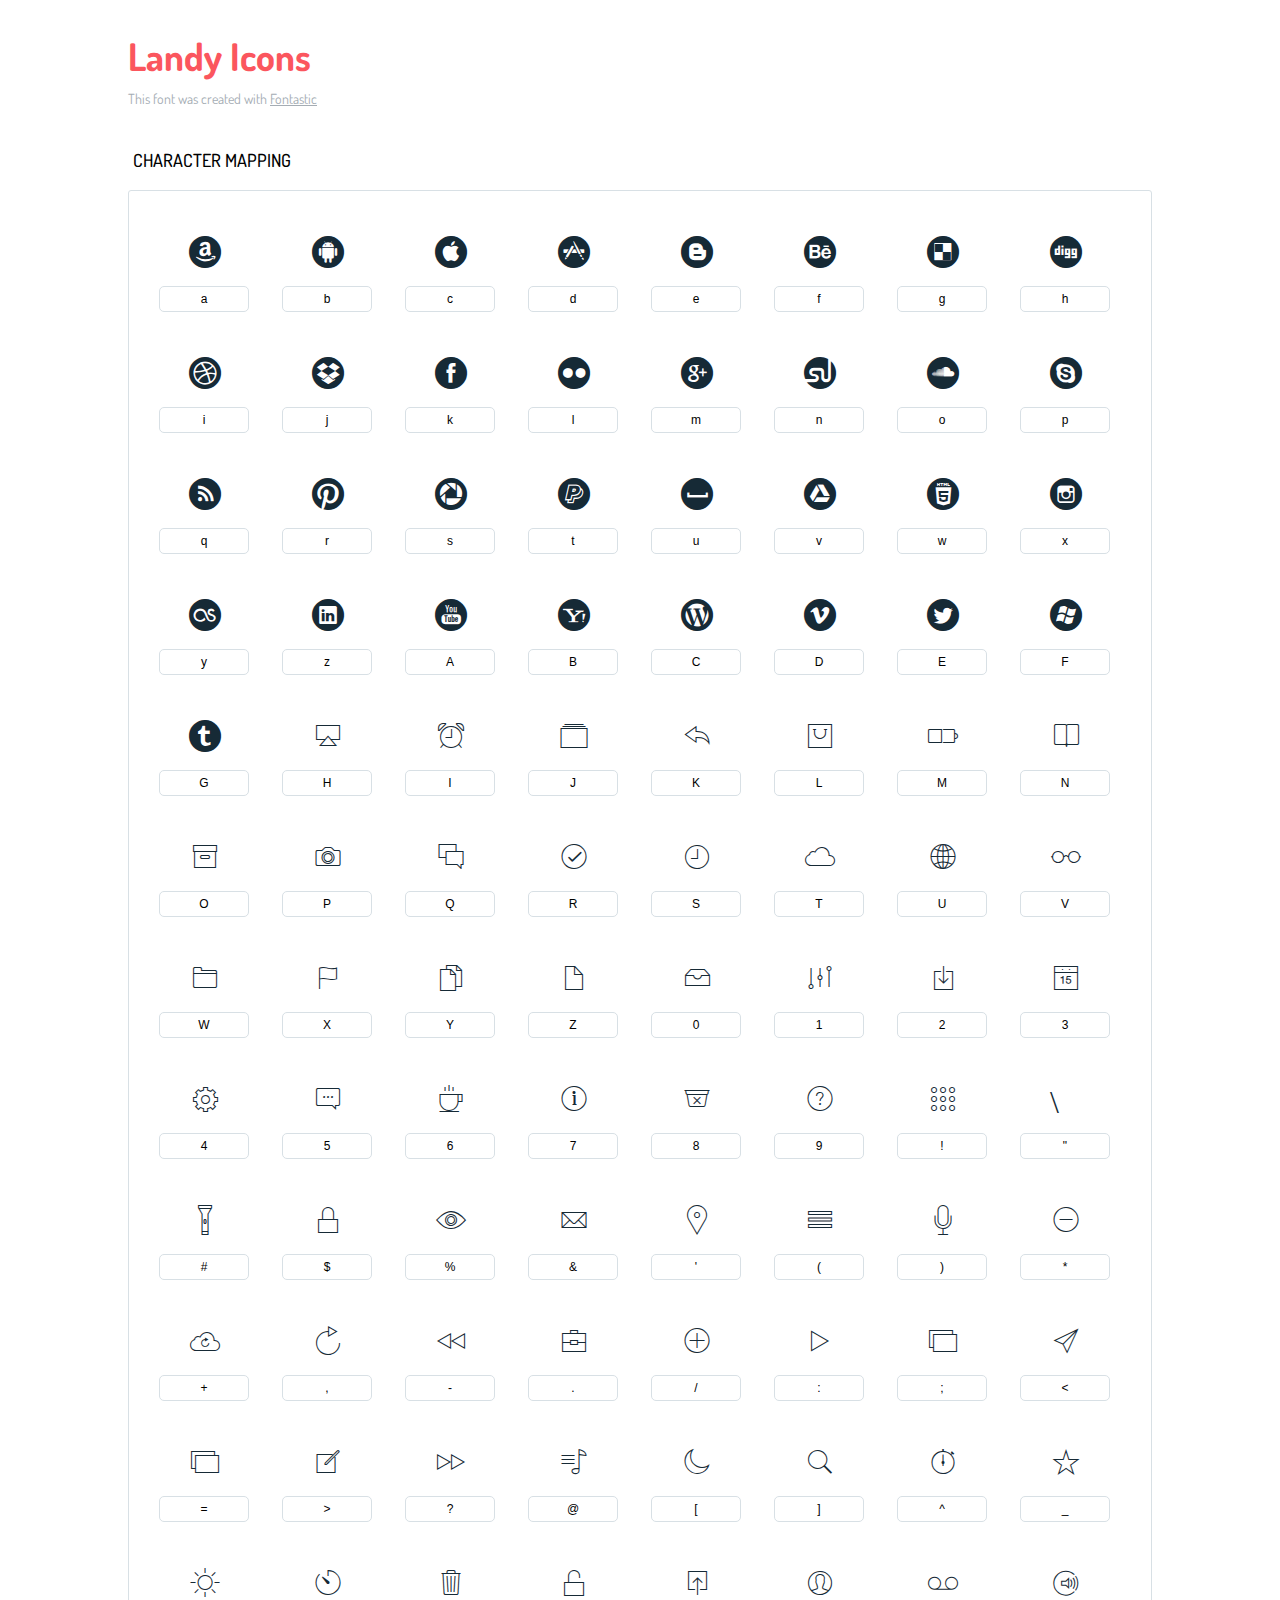
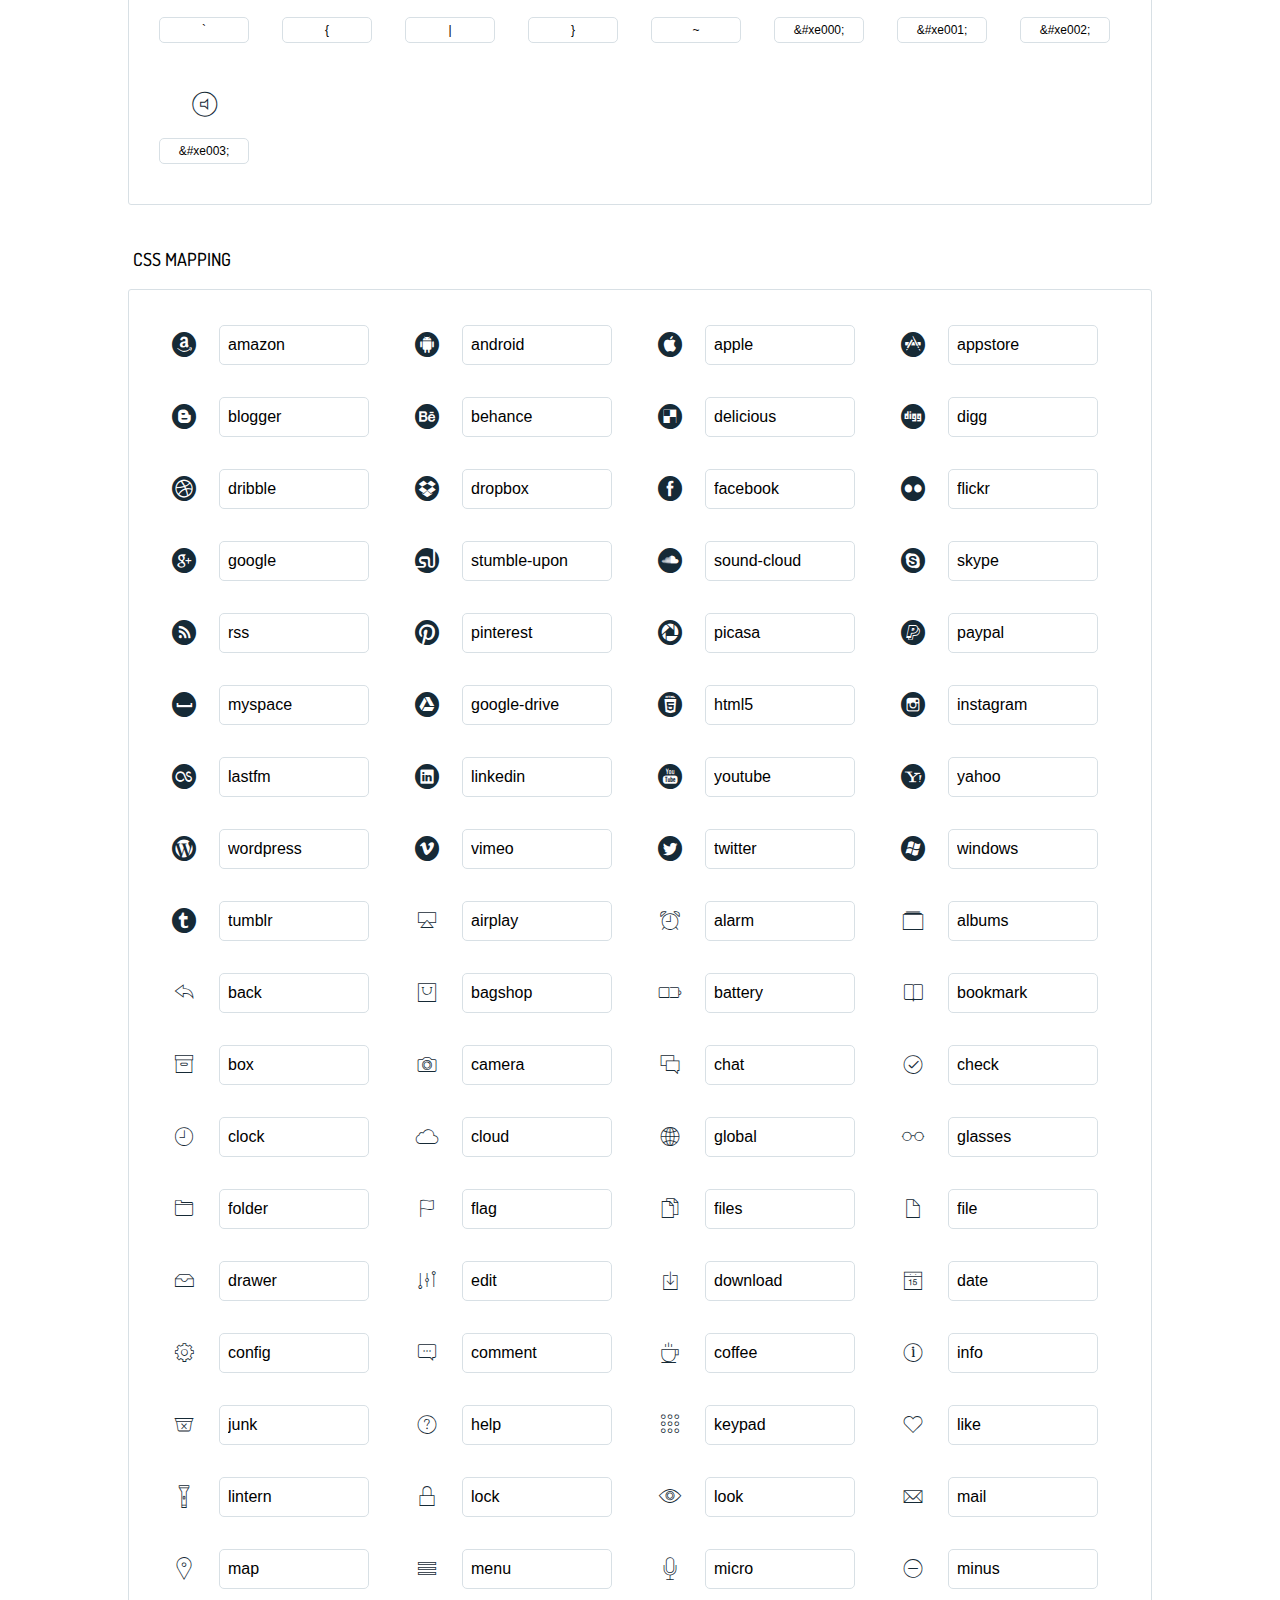
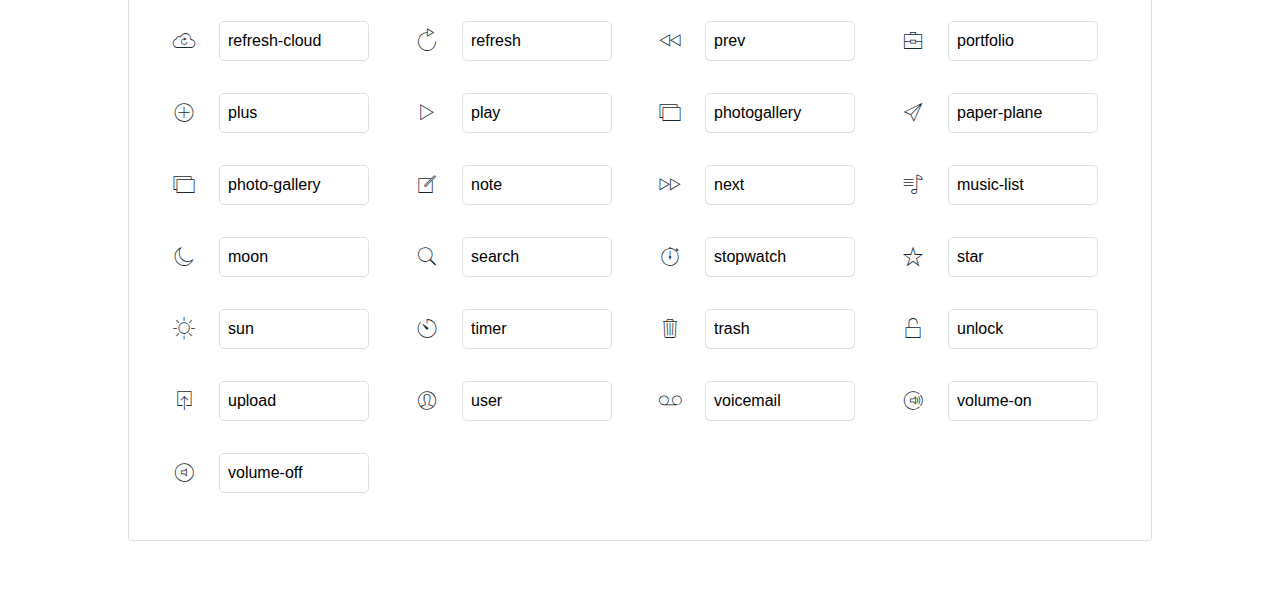
<file: landy-icons/icons-reference.html>
<!DOCTYPE html>
<html lang="en">
  <head>
    <meta charset="utf-8">
    <meta http-equiv="X-UA-Compatible" content="IE=edge,chrome=1">
    <meta name="viewport" content="width=device-width,initial-scale=1">
    <title>Font Reference - Landy Icons </title>
    <link href="http://fonts.googleapis.com/css?family=Dosis:400,500,700" rel="stylesheet" type="text/css">
    <link rel="stylesheet" href="../css/iconfont.css">
    <style type="text/css">
      html,body,div,span,applet,object,iframe,h1,h2,h3,h4,h5,h6,p,blockquote,pre,a,abbr,acronym,address,big,cite,code,del,dfn,em,img,ins,kbd,q,s,samp,small,strike,strong,sub,sup,tt,var,dl,dt,dd,ol,ul,li,fieldset,form,label,legend,table,caption,tbody,tfoot,thead,tr,th,td{margin:0;padding:0;border:0;outline:0;font-weight:inherit;font-style:inherit;font-family:inherit;font-size:100%;vertical-align:baseline}
body{line-height:1;color:#000;background:#fff}
ol,ul{list-style:none}
table{border-collapse:separate;border-spacing:0;vertical-align:middle}
caption,th,td{text-align:left;font-weight:normal;vertical-align:middle}
a img{border:none}
*{-webkit-box-sizing:border-box;-moz-box-sizing:border-box;box-sizing:border-box}
body{font-family:'Dosis','Tahoma',sans-serif}
.container{margin:15px auto;width:80%}
h1{margin:40px 0 20px;font-weight:700;font-size:38px;line-height:32px;color:#fb565e}
h2{font-size:18px;padding:0 0 21px 5px;margin:45px 0 0 0;text-transform:uppercase;font-weight:500}
.small{font-size:14px;color:#a5adb4;}
.small a{color:#a5adb4;}
.small a:hover{color:#fb565e}
.glyphs.character-mapping{margin:0 0 20px 0;padding:20px 0 20px 30px;color:rgba(0,0,0,0.5);border:1px solid #d8e0e5;-webkit-border-radius:3px;border-radius:3px;}
.glyphs.character-mapping li{margin:0 30px 20px 0;display:inline-block;width:90px}
.glyphs.character-mapping .icon{margin:10px 0 10px 15px;padding:15px;position:relative;width:55px;height:55px;color:#162a36 !important;overflow:hidden;-webkit-border-radius:3px;border-radius:3px;font-size:32px;}
.glyphs.character-mapping .icon svg{fill:#000}
.glyphs.character-mapping input{margin:0;padding:5px 0;line-height:12px;font-size:12px;display:block;width:100%;border:1px solid #d8e0e5;-webkit-border-radius:5px;border-radius:5px;text-align:center;outline:0;}
.glyphs.character-mapping input:focus{border:1px solid #fbde4a;-webkit-box-shadow:inset 0 0 3px #fbde4a;box-shadow:inset 0 0 3px #fbde4a}
.glyphs.character-mapping input:hover{-webkit-box-shadow:inset 0 0 3px #fbde4a;box-shadow:inset 0 0 3px #fbde4a}
.glyphs.css-mapping{margin:0 0 60px 0;padding:30px 0 20px 30px;color:rgba(0,0,0,0.5);border:1px solid #d8e0e5;-webkit-border-radius:3px;border-radius:3px;}
.glyphs.css-mapping li{margin:0 30px 20px 0;padding:0;display:inline-block;overflow:hidden}
.glyphs.css-mapping .icon{margin:0;margin-right:10px;padding:13px;height:50px;width:50px;color:#162a36 !important;overflow:hidden;float:left;font-size:24px}
.glyphs.css-mapping input{margin:0;margin-top:5px;padding:8px;line-height:16px;font-size:16px;display:block;width:150px;height:40px;border:1px solid #d8e0e5;-webkit-border-radius:5px;border-radius:5px;background:#fff;outline:0;float:right;}
.glyphs.css-mapping input:focus{border:1px solid #fbde4a;-webkit-box-shadow:inset 0 0 3px #fbde4a;box-shadow:inset 0 0 3px #fbde4a}
.glyphs.css-mapping input:hover{-webkit-box-shadow:inset 0 0 3px #fbde4a;box-shadow:inset 0 0 3px #fbde4a}

      
    </style>
  </head>
  <body>
    <div class="container">
      <h1>Landy Icons</h1>
      <p class="small">This font was created with <a href="http://fontastic.me/">Fontastic</a></p>
      <h2>Character mapping</h2>
      <ul class="glyphs character-mapping">
        <li>
          <div data-icon="a" class="icon"></div>
          <input type="text" readonly="readonly" value="a">
        </li>
        <li>
          <div data-icon="b" class="icon"></div>
          <input type="text" readonly="readonly" value="b">
        </li>
        <li>
          <div data-icon="c" class="icon"></div>
          <input type="text" readonly="readonly" value="c">
        </li>
        <li>
          <div data-icon="d" class="icon"></div>
          <input type="text" readonly="readonly" value="d">
        </li>
        <li>
          <div data-icon="e" class="icon"></div>
          <input type="text" readonly="readonly" value="e">
        </li>
        <li>
          <div data-icon="f" class="icon"></div>
          <input type="text" readonly="readonly" value="f">
        </li>
        <li>
          <div data-icon="g" class="icon"></div>
          <input type="text" readonly="readonly" value="g">
        </li>
        <li>
          <div data-icon="h" class="icon"></div>
          <input type="text" readonly="readonly" value="h">
        </li>
        <li>
          <div data-icon="i" class="icon"></div>
          <input type="text" readonly="readonly" value="i">
        </li>
        <li>
          <div data-icon="j" class="icon"></div>
          <input type="text" readonly="readonly" value="j">
        </li>
        <li>
          <div data-icon="k" class="icon"></div>
          <input type="text" readonly="readonly" value="k">
        </li>
        <li>
          <div data-icon="l" class="icon"></div>
          <input type="text" readonly="readonly" value="l">
        </li>
        <li>
          <div data-icon="m" class="icon"></div>
          <input type="text" readonly="readonly" value="m">
        </li>
        <li>
          <div data-icon="n" class="icon"></div>
          <input type="text" readonly="readonly" value="n">
        </li>
        <li>
          <div data-icon="o" class="icon"></div>
          <input type="text" readonly="readonly" value="o">
        </li>
        <li>
          <div data-icon="p" class="icon"></div>
          <input type="text" readonly="readonly" value="p">
        </li>
        <li>
          <div data-icon="q" class="icon"></div>
          <input type="text" readonly="readonly" value="q">
        </li>
        <li>
          <div data-icon="r" class="icon"></div>
          <input type="text" readonly="readonly" value="r">
        </li>
        <li>
          <div data-icon="s" class="icon"></div>
          <input type="text" readonly="readonly" value="s">
        </li>
        <li>
          <div data-icon="t" class="icon"></div>
          <input type="text" readonly="readonly" value="t">
        </li>
        <li>
          <div data-icon="u" class="icon"></div>
          <input type="text" readonly="readonly" value="u">
        </li>
        <li>
          <div data-icon="v" class="icon"></div>
          <input type="text" readonly="readonly" value="v">
        </li>
        <li>
          <div data-icon="w" class="icon"></div>
          <input type="text" readonly="readonly" value="w">
        </li>
        <li>
          <div data-icon="x" class="icon"></div>
          <input type="text" readonly="readonly" value="x">
        </li>
        <li>
          <div data-icon="y" class="icon"></div>
          <input type="text" readonly="readonly" value="y">
        </li>
        <li>
          <div data-icon="z" class="icon"></div>
          <input type="text" readonly="readonly" value="z">
        </li>
        <li>
          <div data-icon="A" class="icon"></div>
          <input type="text" readonly="readonly" value="A">
        </li>
        <li>
          <div data-icon="B" class="icon"></div>
          <input type="text" readonly="readonly" value="B">
        </li>
        <li>
          <div data-icon="C" class="icon"></div>
          <input type="text" readonly="readonly" value="C">
        </li>
        <li>
          <div data-icon="D" class="icon"></div>
          <input type="text" readonly="readonly" value="D">
        </li>
        <li>
          <div data-icon="E" class="icon"></div>
          <input type="text" readonly="readonly" value="E">
        </li>
        <li>
          <div data-icon="F" class="icon"></div>
          <input type="text" readonly="readonly" value="F">
        </li>
        <li>
          <div data-icon="G" class="icon"></div>
          <input type="text" readonly="readonly" value="G">
        </li>
        <li>
          <div data-icon="H" class="icon"></div>
          <input type="text" readonly="readonly" value="H">
        </li>
        <li>
          <div data-icon="I" class="icon"></div>
          <input type="text" readonly="readonly" value="I">
        </li>
        <li>
          <div data-icon="J" class="icon"></div>
          <input type="text" readonly="readonly" value="J">
        </li>
        <li>
          <div data-icon="K" class="icon"></div>
          <input type="text" readonly="readonly" value="K">
        </li>
        <li>
          <div data-icon="L" class="icon"></div>
          <input type="text" readonly="readonly" value="L">
        </li>
        <li>
          <div data-icon="M" class="icon"></div>
          <input type="text" readonly="readonly" value="M">
        </li>
        <li>
          <div data-icon="N" class="icon"></div>
          <input type="text" readonly="readonly" value="N">
        </li>
        <li>
          <div data-icon="O" class="icon"></div>
          <input type="text" readonly="readonly" value="O">
        </li>
        <li>
          <div data-icon="P" class="icon"></div>
          <input type="text" readonly="readonly" value="P">
        </li>
        <li>
          <div data-icon="Q" class="icon"></div>
          <input type="text" readonly="readonly" value="Q">
        </li>
        <li>
          <div data-icon="R" class="icon"></div>
          <input type="text" readonly="readonly" value="R">
        </li>
        <li>
          <div data-icon="S" class="icon"></div>
          <input type="text" readonly="readonly" value="S">
        </li>
        <li>
          <div data-icon="T" class="icon"></div>
          <input type="text" readonly="readonly" value="T">
        </li>
        <li>
          <div data-icon="U" class="icon"></div>
          <input type="text" readonly="readonly" value="U">
        </li>
        <li>
          <div data-icon="V" class="icon"></div>
          <input type="text" readonly="readonly" value="V">
        </li>
        <li>
          <div data-icon="W" class="icon"></div>
          <input type="text" readonly="readonly" value="W">
        </li>
        <li>
          <div data-icon="X" class="icon"></div>
          <input type="text" readonly="readonly" value="X">
        </li>
        <li>
          <div data-icon="Y" class="icon"></div>
          <input type="text" readonly="readonly" value="Y">
        </li>
        <li>
          <div data-icon="Z" class="icon"></div>
          <input type="text" readonly="readonly" value="Z">
        </li>
        <li>
          <div data-icon="0" class="icon"></div>
          <input type="text" readonly="readonly" value="0">
        </li>
        <li>
          <div data-icon="1" class="icon"></div>
          <input type="text" readonly="readonly" value="1">
        </li>
        <li>
          <div data-icon="2" class="icon"></div>
          <input type="text" readonly="readonly" value="2">
        </li>
        <li>
          <div data-icon="3" class="icon"></div>
          <input type="text" readonly="readonly" value="3">
        </li>
        <li>
          <div data-icon="4" class="icon"></div>
          <input type="text" readonly="readonly" value="4">
        </li>
        <li>
          <div data-icon="5" class="icon"></div>
          <input type="text" readonly="readonly" value="5">
        </li>
        <li>
          <div data-icon="6" class="icon"></div>
          <input type="text" readonly="readonly" value="6">
        </li>
        <li>
          <div data-icon="7" class="icon"></div>
          <input type="text" readonly="readonly" value="7">
        </li>
        <li>
          <div data-icon="8" class="icon"></div>
          <input type="text" readonly="readonly" value="8">
        </li>
        <li>
          <div data-icon="9" class="icon"></div>
          <input type="text" readonly="readonly" value="9">
        </li>
        <li>
          <div data-icon="!" class="icon"></div>
          <input type="text" readonly="readonly" value="!">
        </li>
        <li>
          <div data-icon="\"" class="icon"></div>
          <input type="text" readonly="readonly" value="&quot;">
        </li>
        <li>
          <div data-icon="#" class="icon"></div>
          <input type="text" readonly="readonly" value="#">
        </li>
        <li>
          <div data-icon="$" class="icon"></div>
          <input type="text" readonly="readonly" value="$">
        </li>
        <li>
          <div data-icon="%" class="icon"></div>
          <input type="text" readonly="readonly" value="%">
        </li>
        <li>
          <div data-icon="&" class="icon"></div>
          <input type="text" readonly="readonly" value="&amp;">
        </li>
        <li>
          <div data-icon="'" class="icon"></div>
          <input type="text" readonly="readonly" value="&#39;">
        </li>
        <li>
          <div data-icon="(" class="icon"></div>
          <input type="text" readonly="readonly" value="(">
        </li>
        <li>
          <div data-icon=")" class="icon"></div>
          <input type="text" readonly="readonly" value=")">
        </li>
        <li>
          <div data-icon="*" class="icon"></div>
          <input type="text" readonly="readonly" value="*">
        </li>
        <li>
          <div data-icon="+" class="icon"></div>
          <input type="text" readonly="readonly" value="+">
        </li>
        <li>
          <div data-icon="," class="icon"></div>
          <input type="text" readonly="readonly" value=",">
        </li>
        <li>
          <div data-icon="-" class="icon"></div>
          <input type="text" readonly="readonly" value="-">
        </li>
        <li>
          <div data-icon="." class="icon"></div>
          <input type="text" readonly="readonly" value=".">
        </li>
        <li>
          <div data-icon="/" class="icon"></div>
          <input type="text" readonly="readonly" value="/">
        </li>
        <li>
          <div data-icon=":" class="icon"></div>
          <input type="text" readonly="readonly" value=":">
        </li>
        <li>
          <div data-icon=";" class="icon"></div>
          <input type="text" readonly="readonly" value=";">
        </li>
        <li>
          <div data-icon="<" class="icon"></div>
          <input type="text" readonly="readonly" value="&lt;">
        </li>
        <li>
          <div data-icon="=" class="icon"></div>
          <input type="text" readonly="readonly" value="=">
        </li>
        <li>
          <div data-icon=">" class="icon"></div>
          <input type="text" readonly="readonly" value="&gt;">
        </li>
        <li>
          <div data-icon="?" class="icon"></div>
          <input type="text" readonly="readonly" value="?">
        </li>
        <li>
          <div data-icon="@" class="icon"></div>
          <input type="text" readonly="readonly" value="@">
        </li>
        <li>
          <div data-icon="[" class="icon"></div>
          <input type="text" readonly="readonly" value="[">
        </li>
        <li>
          <div data-icon="]" class="icon"></div>
          <input type="text" readonly="readonly" value="]">
        </li>
        <li>
          <div data-icon="^" class="icon"></div>
          <input type="text" readonly="readonly" value="^">
        </li>
        <li>
          <div data-icon="_" class="icon"></div>
          <input type="text" readonly="readonly" value="_">
        </li>
        <li>
          <div data-icon="`" class="icon"></div>
          <input type="text" readonly="readonly" value="`">
        </li>
        <li>
          <div data-icon="{" class="icon"></div>
          <input type="text" readonly="readonly" value="{">
        </li>
        <li>
          <div data-icon="|" class="icon"></div>
          <input type="text" readonly="readonly" value="|">
        </li>
        <li>
          <div data-icon="}" class="icon"></div>
          <input type="text" readonly="readonly" value="}">
        </li>
        <li>
          <div data-icon="~" class="icon"></div>
          <input type="text" readonly="readonly" value="~">
        </li>
        <li>
          <div data-icon="&#xe000;" class="icon"></div>
          <input type="text" readonly="readonly" value="&amp;#xe000;">
        </li>
        <li>
          <div data-icon="&#xe001;" class="icon"></div>
          <input type="text" readonly="readonly" value="&amp;#xe001;">
        </li>
        <li>
          <div data-icon="&#xe002;" class="icon"></div>
          <input type="text" readonly="readonly" value="&amp;#xe002;">
        </li>
        <li>
          <div data-icon="&#xe003;" class="icon"></div>
          <input type="text" readonly="readonly" value="&amp;#xe003;">
        </li>
      </ul>
      <h2>CSS mapping</h2>
      <ul class="glyphs css-mapping">
        <li>
          <div class="icon icon-amazon"></div>
          <input type="text" readonly="readonly" value="amazon">
        </li>
        <li>
          <div class="icon icon-android"></div>
          <input type="text" readonly="readonly" value="android">
        </li>
        <li>
          <div class="icon icon-apple"></div>
          <input type="text" readonly="readonly" value="apple">
        </li>
        <li>
          <div class="icon icon-appstore"></div>
          <input type="text" readonly="readonly" value="appstore">
        </li>
        <li>
          <div class="icon icon-blogger"></div>
          <input type="text" readonly="readonly" value="blogger">
        </li>
        <li>
          <div class="icon icon-behance"></div>
          <input type="text" readonly="readonly" value="behance">
        </li>
        <li>
          <div class="icon icon-delicious"></div>
          <input type="text" readonly="readonly" value="delicious">
        </li>
        <li>
          <div class="icon icon-digg"></div>
          <input type="text" readonly="readonly" value="digg">
        </li>
        <li>
          <div class="icon icon-dribble"></div>
          <input type="text" readonly="readonly" value="dribble">
        </li>
        <li>
          <div class="icon icon-dropbox"></div>
          <input type="text" readonly="readonly" value="dropbox">
        </li>
        <li>
          <div class="icon icon-facebook"></div>
          <input type="text" readonly="readonly" value="facebook">
        </li>
        <li>
          <div class="icon icon-flickr"></div>
          <input type="text" readonly="readonly" value="flickr">
        </li>
        <li>
          <div class="icon icon-google"></div>
          <input type="text" readonly="readonly" value="google">
        </li>
        <li>
          <div class="icon icon-stumble-upon"></div>
          <input type="text" readonly="readonly" value="stumble-upon">
        </li>
        <li>
          <div class="icon icon-sound-cloud"></div>
          <input type="text" readonly="readonly" value="sound-cloud">
        </li>
        <li>
          <div class="icon icon-skype"></div>
          <input type="text" readonly="readonly" value="skype">
        </li>
        <li>
          <div class="icon icon-rss"></div>
          <input type="text" readonly="readonly" value="rss">
        </li>
        <li>
          <div class="icon icon-pinterest"></div>
          <input type="text" readonly="readonly" value="pinterest">
        </li>
        <li>
          <div class="icon icon-picasa"></div>
          <input type="text" readonly="readonly" value="picasa">
        </li>
        <li>
          <div class="icon icon-paypal"></div>
          <input type="text" readonly="readonly" value="paypal">
        </li>
        <li>
          <div class="icon icon-myspace"></div>
          <input type="text" readonly="readonly" value="myspace">
        </li>
        <li>
          <div class="icon icon-google-drive"></div>
          <input type="text" readonly="readonly" value="google-drive">
        </li>
        <li>
          <div class="icon icon-html5"></div>
          <input type="text" readonly="readonly" value="html5">
        </li>
        <li>
          <div class="icon icon-instagram"></div>
          <input type="text" readonly="readonly" value="instagram">
        </li>
        <li>
          <div class="icon icon-lastfm"></div>
          <input type="text" readonly="readonly" value="lastfm">
        </li>
        <li>
          <div class="icon icon-linkedin"></div>
          <input type="text" readonly="readonly" value="linkedin">
        </li>
        <li>
          <div class="icon icon-youtube"></div>
          <input type="text" readonly="readonly" value="youtube">
        </li>
        <li>
          <div class="icon icon-yahoo"></div>
          <input type="text" readonly="readonly" value="yahoo">
        </li>
        <li>
          <div class="icon icon-wordpress"></div>
          <input type="text" readonly="readonly" value="wordpress">
        </li>
        <li>
          <div class="icon icon-vimeo"></div>
          <input type="text" readonly="readonly" value="vimeo">
        </li>
        <li>
          <div class="icon icon-twitter"></div>
          <input type="text" readonly="readonly" value="twitter">
        </li>
        <li>
          <div class="icon icon-windows"></div>
          <input type="text" readonly="readonly" value="windows">
        </li>
        <li>
          <div class="icon icon-tumblr"></div>
          <input type="text" readonly="readonly" value="tumblr">
        </li>
        <li>
          <div class="icon icon-airplay"></div>
          <input type="text" readonly="readonly" value="airplay">
        </li>
        <li>
          <div class="icon icon-alarm"></div>
          <input type="text" readonly="readonly" value="alarm">
        </li>
        <li>
          <div class="icon icon-albums"></div>
          <input type="text" readonly="readonly" value="albums">
        </li>
        <li>
          <div class="icon icon-back"></div>
          <input type="text" readonly="readonly" value="back">
        </li>
        <li>
          <div class="icon icon-bagshop"></div>
          <input type="text" readonly="readonly" value="bagshop">
        </li>
        <li>
          <div class="icon icon-battery"></div>
          <input type="text" readonly="readonly" value="battery">
        </li>
        <li>
          <div class="icon icon-bookmark"></div>
          <input type="text" readonly="readonly" value="bookmark">
        </li>
        <li>
          <div class="icon icon-box"></div>
          <input type="text" readonly="readonly" value="box">
        </li>
        <li>
          <div class="icon icon-camera"></div>
          <input type="text" readonly="readonly" value="camera">
        </li>
        <li>
          <div class="icon icon-chat"></div>
          <input type="text" readonly="readonly" value="chat">
        </li>
        <li>
          <div class="icon icon-check"></div>
          <input type="text" readonly="readonly" value="check">
        </li>
        <li>
          <div class="icon icon-clock"></div>
          <input type="text" readonly="readonly" value="clock">
        </li>
        <li>
          <div class="icon icon-cloud"></div>
          <input type="text" readonly="readonly" value="cloud">
        </li>
        <li>
          <div class="icon icon-global"></div>
          <input type="text" readonly="readonly" value="global">
        </li>
        <li>
          <div class="icon icon-glasses"></div>
          <input type="text" readonly="readonly" value="glasses">
        </li>
        <li>
          <div class="icon icon-folder"></div>
          <input type="text" readonly="readonly" value="folder">
        </li>
        <li>
          <div class="icon icon-flag"></div>
          <input type="text" readonly="readonly" value="flag">
        </li>
        <li>
          <div class="icon icon-files"></div>
          <input type="text" readonly="readonly" value="files">
        </li>
        <li>
          <div class="icon icon-file"></div>
          <input type="text" readonly="readonly" value="file">
        </li>
        <li>
          <div class="icon icon-drawer"></div>
          <input type="text" readonly="readonly" value="drawer">
        </li>
        <li>
          <div class="icon icon-edit"></div>
          <input type="text" readonly="readonly" value="edit">
        </li>
        <li>
          <div class="icon icon-download"></div>
          <input type="text" readonly="readonly" value="download">
        </li>
        <li>
          <div class="icon icon-date"></div>
          <input type="text" readonly="readonly" value="date">
        </li>
        <li>
          <div class="icon icon-config"></div>
          <input type="text" readonly="readonly" value="config">
        </li>
        <li>
          <div class="icon icon-comment"></div>
          <input type="text" readonly="readonly" value="comment">
        </li>
        <li>
          <div class="icon icon-coffee"></div>
          <input type="text" readonly="readonly" value="coffee">
        </li>
        <li>
          <div class="icon icon-info"></div>
          <input type="text" readonly="readonly" value="info">
        </li>
        <li>
          <div class="icon icon-junk"></div>
          <input type="text" readonly="readonly" value="junk">
        </li>
        <li>
          <div class="icon icon-help"></div>
          <input type="text" readonly="readonly" value="help">
        </li>
        <li>
          <div class="icon icon-keypad"></div>
          <input type="text" readonly="readonly" value="keypad">
        </li>
        <li>
          <div class="icon icon-like"></div>
          <input type="text" readonly="readonly" value="like">
        </li>
        <li>
          <div class="icon icon-lintern"></div>
          <input type="text" readonly="readonly" value="lintern">
        </li>
        <li>
          <div class="icon icon-lock"></div>
          <input type="text" readonly="readonly" value="lock">
        </li>
        <li>
          <div class="icon icon-look"></div>
          <input type="text" readonly="readonly" value="look">
        </li>
        <li>
          <div class="icon icon-mail"></div>
          <input type="text" readonly="readonly" value="mail">
        </li>
        <li>
          <div class="icon icon-map"></div>
          <input type="text" readonly="readonly" value="map">
        </li>
        <li>
          <div class="icon icon-menu"></div>
          <input type="text" readonly="readonly" value="menu">
        </li>
        <li>
          <div class="icon icon-micro"></div>
          <input type="text" readonly="readonly" value="micro">
        </li>
        <li>
          <div class="icon icon-minus"></div>
          <input type="text" readonly="readonly" value="minus">
        </li>
        <li>
          <div class="icon icon-refresh-cloud"></div>
          <input type="text" readonly="readonly" value="refresh-cloud">
        </li>
        <li>
          <div class="icon icon-refresh"></div>
          <input type="text" readonly="readonly" value="refresh">
        </li>
        <li>
          <div class="icon icon-prev"></div>
          <input type="text" readonly="readonly" value="prev">
        </li>
        <li>
          <div class="icon icon-portfolio"></div>
          <input type="text" readonly="readonly" value="portfolio">
        </li>
        <li>
          <div class="icon icon-plus"></div>
          <input type="text" readonly="readonly" value="plus">
        </li>
        <li>
          <div class="icon icon-play"></div>
          <input type="text" readonly="readonly" value="play">
        </li>
        <li>
          <div class="icon icon-photogallery"></div>
          <input type="text" readonly="readonly" value="photogallery">
        </li>
        <li>
          <div class="icon icon-paper-plane"></div>
          <input type="text" readonly="readonly" value="paper-plane">
        </li>
        <li>
          <div class="icon icon-photo-gallery"></div>
          <input type="text" readonly="readonly" value="photo-gallery">
        </li>
        <li>
          <div class="icon icon-note"></div>
          <input type="text" readonly="readonly" value="note">
        </li>
        <li>
          <div class="icon icon-next"></div>
          <input type="text" readonly="readonly" value="next">
        </li>
        <li>
          <div class="icon icon-music-list"></div>
          <input type="text" readonly="readonly" value="music-list">
        </li>
        <li>
          <div class="icon icon-moon"></div>
          <input type="text" readonly="readonly" value="moon">
        </li>
        <li>
          <div class="icon icon-search"></div>
          <input type="text" readonly="readonly" value="search">
        </li>
        <li>
          <div class="icon icon-stopwatch"></div>
          <input type="text" readonly="readonly" value="stopwatch">
        </li>
        <li>
          <div class="icon icon-star"></div>
          <input type="text" readonly="readonly" value="star">
        </li>
        <li>
          <div class="icon icon-sun"></div>
          <input type="text" readonly="readonly" value="sun">
        </li>
        <li>
          <div class="icon icon-timer"></div>
          <input type="text" readonly="readonly" value="timer">
        </li>
        <li>
          <div class="icon icon-trash"></div>
          <input type="text" readonly="readonly" value="trash">
        </li>
        <li>
          <div class="icon icon-unlock"></div>
          <input type="text" readonly="readonly" value="unlock">
        </li>
        <li>
          <div class="icon icon-upload"></div>
          <input type="text" readonly="readonly" value="upload">
        </li>
        <li>
          <div class="icon icon-user"></div>
          <input type="text" readonly="readonly" value="user">
        </li>
        <li>
          <div class="icon icon-voicemail"></div>
          <input type="text" readonly="readonly" value="voicemail">
        </li>
        <li>
          <div class="icon icon-volume-on"></div>
          <input type="text" readonly="readonly" value="volume-on">
        </li>
        <li>
          <div class="icon icon-volume-off"></div>
          <input type="text" readonly="readonly" value="volume-off">
        </li>
      </ul>
    </div><script type="text/javascript">
(function() {
  var glyphs, _i, _len, _ref;

  _ref = document.getElementsByClassName('glyphs');
  for (_i = 0, _len = _ref.length; _i < _len; _i++) {
    glyphs = _ref[_i];
    glyphs.addEventListener('click', function(event) {
      if (event.target.tagName === 'INPUT') {
        return event.target.select();
      }
    });
  }

}).call(this);
</script>
  </body>
</html>
</file>
<file: css/style.css>
/* 


    _/                                  _/            
   _/          _/_/_/  _/_/_/      _/_/_/  _/    _/   
  _/        _/    _/  _/    _/  _/    _/  _/    _/    
 _/        _/    _/  _/    _/  _/    _/  _/    _/     
_/_/_/_/    _/_/_/  _/    _/    _/_/_/    _/_/_/      
                                             _/       
                                        _/_/          
                                                 
											   V 1.0                                  
                                  													 
                                  													 */
@import "iconfont.css";
@import "animate.min.css";

/*-----------------------------------------------------------------------------------*/
/* GENERAL
/*-----------------------------------------------------------------------------------*/

body{
	text-align: center;
	font-family: 'Source Sans Pro', sans-serif;
}

h1,h2,h3,h4,h5,h6,.h1,.h2,.h3,.h4,.h5,.h6{
	color: #3a3a3a;
	font-weight: 700;
	font-family: 'Roboto Condensed', sans-serif;
}

p{
	font-size: 1.2em;
}

.lead{
	font-weight: 300;
}

button {
	display: inline-block;
	margin-bottom: 0;
	margin-bottom: 10px;
	padding: 6px 12px;
	border: 1px solid transparent;
	border-radius: 4px;
	border-radius: 5px;
	vertical-align: middle;
	text-align: center;
	white-space: nowrap;
	font-weight: normal;
	font-size: 14px;
	line-height: 1.428571429;
	cursor: pointer;
	-webkit-user-select: none;
	-moz-user-select: none;
	-ms-user-select: none;
	-o-user-select: none;
	user-select: none;
}

.visibility{
	visibility: hidden;
}

.animated{
	visibility: visible!important;
}

/*-----------------------------------------------------------------------------------*/
/*	KEY COLOR
/*-----------------------------------------------------------------------------------*/

/*---- Typography ----*/
header h1, 
.payoff h1,
.details .carousel,
.social a:hover{
	color: #0bf397;
}

.features p{
	color: #06b872;
}

/*---- Background ----*/
.features,
.detail .carousel-indicators .active {
	background: #0bf397;	
}
	

/*-----------------------------------------------------------------------------------*/
/* NAVBAR
/*-----------------------------------------------------------------------------------*/

nav.navbar{
	position: fixed;
	top: -100%;
	margin-bottom: 0px;
	padding: 10px 0px 10px 0px;
	width: 100%;
	border-radius: 0px;
	transition: all 0.2s;
}

.navbar-nav{
	float: right;
}

nav.navbar.fixed-to-top{
	top: 0px;
}

.navbar-default{
	border: none;
	border-bottom: 1px solid #eee;
	background: #fff;
	opacity: 0.95;
	display: none;
}

.navbar-default .navbar-nav>li>a {
	color: #aaa;
	font-size: 1.2em;
}

.navbar-default .navbar-nav>li>a:hover, .navbar-default .navbar-nav>li>a:focus{
	color: #3A3A3A;	
	cursor: pointer;
	-webkit-transition: all 300ms ease-in-out;
	-moz-transition: all 300ms ease-in-out;
	-ms-transition: all 300ms ease-in-out;
	-o-transition: all 300ms ease-in-out;
	transition: all 300ms ease-in-out;
}

.navbar-default .navbar-brand{
	color: #333333;
	text-transform: uppercase;
	font-weight: 400;
	font-size: 2em;
	font-family: 'Roboto Condensed', sans-serif;
}


/*-----------------------------------------------------------------------------------*/
/* HEADER 
/*-----------------------------------------------------------------------------------*/

header{
	padding: 150px 0px 0px 0px;
	height: 960px;
	background: url('../img/nepal.jpg');
	background-color: white!important;
	background-size: cover;
	background-repeat: no-repeat;
	color: white;
}

header h1{
	text-transform: uppercase;
	font-weight: 700;
	font-weight: 300;
	font-size: 100px;
	font-family: 'Roboto Condensed', sans-serif;
	
}

header p.lead{
	font-size: 36px;
}


header .carousel-iphone{
	margin-right: auto;
	margin-left: auto;
	width: 320px;
	height: 672px;
	background: url('../img/iphone-front.png') no-repeat;
	background-size: 100%;
	
}

header .carousel {
	position: relative;
	margin-right: auto;
	margin-left: auto;
	padding: 95px 0px 0px 4px;
	width: 282px;
}

header .carousel-indicators .active {
	width: 15px;
	height: 15px;
	background: #444444;
}

header .carousel-indicators {
	bottom: -63px;
}

header .carousel-indicators li {
	display: inline-block;
	margin: 1px;
	width: 15px;
	height: 15px;
	border: 1px solid #666666;
	border-radius: 10px;
	text-indent: -999px;
	cursor: pointer;
}

/*-----------------------------------------------------------------------------------*/
/* PURCHASE
/*-----------------------------------------------------------------------------------*/

.purchase{
	overflow: hidden;
	padding: 100px 0px 100px 0px;
	min-height: 200px;
}

.purchase button.app-store{
	width: 152px;
	height: 52px;
	background: url(../img/badge-appstore.png) #3a3a3a no-repeat 0px 5px;
	color: white;
}

/*-----------------------------------------------------------------------------------*/
/*	PAYOFF
/*-----------------------------------------------------------------------------------*/

.payoff{
	overflow: hidden;
	padding: 230px 0px 150px 0px;
	min-height: 600px;
	background: url('../img/dunes.jpg');
	background-position: center top;
	background-repeat: repeat-x;
	color: white;
}

.payoff h1{
	text-transform: uppercase;
	font-weight: 300;
	font-family: 'Roboto Condensed', sans-serif;
	font-size: 2.8em;
}

/*-----------------------------------------------------------------------------------*/
/*	DETAIL
/*-----------------------------------------------------------------------------------*/

.detail{
	overflow: hidden;
	padding: 50px 0px 0px 0px;
	min-height: 500px;
}

.detail .title{
	margin-bottom: 80px;
	text-align: center;
}

.detail .features .row{
	margin-bottom: 40px;
}

.detail .carousel h1{
	font-size: 3.8em;
}
.detail .carousel h1, .detail p{
	text-align: left;
	font-weight: 300;
}

.detail p{
	color: #aaa;
}

.detail .carousel-control{
	background: none;
}

.detail .app-screenshot{
	overflow: hidden;
	overflow: hidden;
	margin-right: auto;
	margin-left: auto;
	padding-top: 95px;
	width: 320px;
	height: 450px;
	background: url('../img/iphone-front.png') no-repeat;
	background-size: 100%;
}

.detail .app-screenshot img{
	margin-right: auto;
	margin-left: auto;
	padding-left: 4px;
	width: 280px;
}

.detail .carousel-indicators {
	position: relative;
	bottom: 0;
	left: 0;
	margin-top: 0px;
	margin-bottom: 0px;
	margin-left: 0px;
	padding: 5px;
	padding-bottom: 8px;
	width: 100%;
	border-top: 1px solid #eee;
	background: #ffffff;
}

.detail .carousel-indicators .active {
	width: 45px;
	height: 5px;
	border: none;
	border-radius: 0px;
}

.detail .carousel-indicators li {
	display: inline-block;
	margin: 1px;
	width: 45px;
	height: 5px;
	border: none;
	border-radius: 0px;
	background: #eeeeee;
	text-indent: -999px;
	cursor: pointer;
}

/*-----------------------------------------------------------------------------------*/
/*	FEATURES
/*-----------------------------------------------------------------------------------*/

.features{
	overflow: hidden;
	padding: 150px 0px 150px 0px;
	min-height: 400px;
	color: black;
}

.features p {
	font-weight: 400;
}

.features h2{
	color: #ffffff;
	text-transform: uppercase;
	font-weight: 300;
}

.features .circle{
	box-sizing: border-box;
	margin-right: auto;
	margin-left: auto;
	padding-top: 33px;
	width: 150px;
	height: 150px;
	border: 2px solid #ffffff;
	border-radius: 100%;
	text-align: center;
	
}

.features span.glyphicon, .features i{
	margin-top: 3px;
	color: #ffffff;
	font-size: 5em;
}

/*-----------------------------------------------------------------------------------*/
/*	SOCIAL
/*-----------------------------------------------------------------------------------*/

.social{
	overflow: hidden;
	padding: 80px 0px 150px 0px;
	min-height: 350px;
	background: url('../img/sea.jpg');
	background-position: center top;
	background-repeat: repeat-x;
	color: white;
}

.social h2{
	color: white;
}

.social a {
	margin-left: 10px;
	color: #FFF;
	font-size: 5em;
	transition: all 0.3s;
}

.social a:hover{
	text-decoration: none;
	cursor: pointer;
	
}

/*-----------------------------------------------------------------------------------*/
/*	GET-IT
/*-----------------------------------------------------------------------------------*/

.get-it{
	padding: 100px 0px 160px 0px;
	text-align: center;
}

.get-it button.app-store{
	width: 152px;
	height: 52px;
	background: url(../img/badge-appstore.png) #373737 no-repeat 0px 5px;
	color: white;
}

.get-it hr{
	margin-top: 3em;
	margin-bottom: 3em;
}

.get-it ul{
	list-style-type: none;
	text-align: center;
	margin: 0;
	padding: 0;
}

.get-it ul li{
	display: inline-block;
	margin-left:30px;
}

.get-it ul li:first-child{
	margin-left: 0px;
}

.get-it ul li a{
	color: #aaa;
	font-size: 1.2em;
	-webkit-transition: all 300ms ease-in-out;
	-moz-transition: all 300ms ease-in-out;
	-ms-transition: all 300ms ease-in-out;
	-o-transition: all 300ms ease-in-out;
	transition: all 300ms ease-in-out;
}

.get-it ul li a:hover{
	color: #3A3A3A;
	text-decoration: none;
	cursor: pointer;
}

/*-----------------------------------------------------------------------------------*/
/*	MEDIA QUERIES
/*-----------------------------------------------------------------------------------*/

@media (max-width:768px) {
	
	header{
		padding-bottom: 50px;
		min-height: 1000px;
		height: 100%;
	}
	
	.navbar-nav {
		float: left;
		text-align: left;
}

	
}

@media (max-width:992px) {

.detail .carousel h1, .detail p{
	text-align: center;
}

.detail p{
		margin-bottom: 60px;
}

header, .social{
	background-position-y: 0px;
	background-size: 200%;
}

.payoff{
	padding-top: 50px;
	padding-bottom: 50px;
	min-height: 200px;
}

.payoff h1{
	font-size: 24px;
}

.features .col-md-4{
	margin-bottom: 60px;
}

}

@media (max-width:480px){

	header .carousel-iphone, .detail .app-screenshot{
		width: 280px;
	}
	
	header .carousel, .detail .app-screenshot img{
		padding-top: 85px;
		width: 245px;
	}
	
	.detail .app-screenshot img{
		margin-top: -12px;
		padding-top: 0px;
	}
	
	header{
		padding-top: 30px;
		padding-bottom: 0px;
	}
	
	header h1{
		font-size: 70px;
	}
	
	.purchase{
		padding-top: 50px;
	}
	
	.features col-md-4{
		margin-bottom: 50px;
	}
	
}

@media (-webkit-min-device-pixel-ratio: 2), (min-resolution: 192dpi) { 
    /* Retina-specific stuff here */
    .purchasebutton.app-store, .get-it button.app-store{
        background: url(../img/badge-appstore@2x.png) #3a3a3a no-repeat 0px 5px;
        background-size: 98%;
    	color: white;
    }
}
</file>
<file: frankly/styles.css>
h1,
h2,
h3,
h4,
h5,
h6,
p {
	margin: 0;
	padding: 0;
}

a:active,
a:hover {
	outline: 0;
}

html {
	width: 100%;
	height: 100%;
	min-height: 100%;
	font-family: sans-serif;
	-webkit-text-size-adjust: 100%;
}

body {
	overflow-x: hidden;
	width: 100%;
	min-width: 300px;
	height: 100%;
	min-height: 100%;
	margin: 0;
	padding: 0;
	color: #fff;
    background: #111;
	font-family: "Helvetica Neue", Helvetica, sans-serif;
	font-size: 100%;
	font-weight: 400;
	-webkit-font-smoothing: antialiased;
}

a:link,
a:visited {
	text-decoration: none;
	color: #fff;
}

img {
	width: auto;
	max-width: 100%;
	height: auto;
}

p {
	margin-bottom: 10px;
	font-size: 18px;
	line-height: 1.6;
}

.responsive {
	width: 100%;
}

@media only screen and (min-width: 767px) {
	.responsive {
		width: 50%;
	}
}

.separator {
	display: block;
	clear: both;
	width: 100%;
	height: 2px;
	margin: 15px 0;
	background: rgba(255, 255, 255, 0.1);
}

@media only screen and (min-width: 767px) {
	.separator {
		margin-top: 0;
	}
}

.container {
	display: block;
	overflow: hidden;
	box-sizing: border-box;
	width: 100%;
	max-width: 900px;
	margin: 0 auto;
	padding: 15px;
}

@media only screen and (min-width: 767px) {
	.container {
		padding: 35px;
	}
}

.intro-container {
	position: relative;
	z-index: 10;
	width: 100%;
	margin-top: 30px;
	margin-bottom: 70px;
	text-align: center;
}

@media only screen and (min-width: 767px) {
	.intro-container {
		float: left;
		width: 42%;
		margin-bottom: 0;
		text-align: left;
	}
}

.app-icon {
	width: 90px;
	margin: 0 auto;
	filter: drop-shadow(0 0 2px rgba(0, 0, 0, 0.1));
	-webkit-filter: drop-shadow(0 0 2px rgba(0, 0, 0, 0.1));
}

.app-name {
	font-size: 35px;
	font-weight: 200;
	white-space: nowrap;
}

@media only screen and (min-width: 767px) {
	.app-icon {
		margin: 0;
	}

	.app-icon p {
		margin-left: 2px;
	}
}

.intro {
	max-width: 300px;
	margin-top: 13%;
	margin-right: auto;
	margin-bottom: 40px;
	margin-left: auto;
}

@media only screen and (min-width: 767px) {
	.intro {
		max-width: 100%;
		margin-top: 28%;
		margin-bottom: 40px;
	}
}

.intro h2 {
	margin-bottom: 20px;
	font-size: 28px;
	font-weight: 200;
	line-height: 1.2;
}

@media only screen and (min-width: 580px) {
	.intro h2 {
		font-size: 30px;
	}
}

.sidebar {
	position: relative;
	max-width: 300px;
	margin: 0 auto;
	padding-bottom: 0px;
}

.sidebar a {
    text-decoration: underline;
}

@media only screen and (min-width: 767px) {
	.sidebar {
		float: right;
		width: 100%;
		max-width: 42%;
		height: 100%;
	}
}

.footer {
	margin-bottom: 10px;
}

.footer p {
	opacity: 0.7;
}

.credit {
	float: left;
}

.credit a {
	opacity: 1;
}

.credit a:hover {
	text-decoration: underline;
}

.links {
	float: left;
}

.links a {
	padding-right: 20px;
}

.links a,
.links a:visited {
	transition: opacity 0.5s ease-out;
	text-decoration: none;
	opacity: 0.7;
	color: #fff;
}

.links a:hover,
.links a:focus,
.links a:visited:hover,
.links a:visited:focus {
	opacity: 1;
}

@media only screen and (min-width: 767px) {
	.links {
		text-align: right;
	}

	.links a {
		padding-right: 0;
		padding-left: 12px;
	}
}

.download {
    text-decoration: underline !important;
}
</file>
<file: landy/css/style.css>
/* 


    _/                                  _/            
   _/          _/_/_/  _/_/_/      _/_/_/  _/    _/   
  _/        _/    _/  _/    _/  _/    _/  _/    _/    
 _/        _/    _/  _/    _/  _/    _/  _/    _/     
_/_/_/_/    _/_/_/  _/    _/    _/_/_/    _/_/_/      
                                             _/       
                                        _/_/          
                                                 
											   V 1.0                                  
                                  													 
                                  													 */
@import "iconfont.css";
@import "animate.min.css";

/*-----------------------------------------------------------------------------------*/
/* GENERAL
/*-----------------------------------------------------------------------------------*/

body{
	text-align: center;
	font-family: 'Source Sans Pro', sans-serif;
}

h1,h2,h3,h4,h5,h6,.h1,.h2,.h3,.h4,.h5,.h6{
	color: #3a3a3a;
	font-weight: 700;
	font-family: 'Roboto Condensed', sans-serif;
}

p{
	font-size: 1.2em;
}

.lead{
	font-weight: 300;
}

button {
	display: inline-block;
	margin-bottom: 0;
	margin-bottom: 10px;
	padding: 6px 12px;
	border: 1px solid transparent;
	border-radius: 4px;
	border-radius: 5px;
	vertical-align: middle;
	text-align: center;
	white-space: nowrap;
	font-weight: normal;
	font-size: 14px;
	line-height: 1.428571429;
	cursor: pointer;
	-webkit-user-select: none;
	-moz-user-select: none;
	-ms-user-select: none;
	-o-user-select: none;
	user-select: none;
}

.visibility{
	visibility: hidden;
}

.animated{
	visibility: visible!important;
}

/*-----------------------------------------------------------------------------------*/
/*	KEY COLOR
/*-----------------------------------------------------------------------------------*/

/*---- Typography ----*/
header h1, 
.payoff h1,
.details .carousel,
.social a:hover{
	color: #0bf397;
}

.features p{
	color: #06b872;
}

/*---- Background ----*/
.features,
.detail .carousel-indicators .active {
	background: #0bf397;	
}
	

/*-----------------------------------------------------------------------------------*/
/* NAVBAR
/*-----------------------------------------------------------------------------------*/

nav.navbar{
	position: fixed;
	top: -100%;
	margin-bottom: 0px;
	padding: 10px 0px 10px 0px;
	width: 100%;
	border-radius: 0px;
	transition: all 0.2s;
}

.navbar-nav{
	float: right;
}

nav.navbar.fixed-to-top{
	top: 0px;
}

.navbar-default{
	border: none;
	border-bottom: 1px solid #eee;
	background: #fff;
	opacity: 0.95;
	display: none;
}

.navbar-default .navbar-nav>li>a {
	color: #aaa;
	font-size: 1.2em;
}

.navbar-default .navbar-nav>li>a:hover, .navbar-default .navbar-nav>li>a:focus{
	color: #3A3A3A;	
	cursor: pointer;
	-webkit-transition: all 300ms ease-in-out;
	-moz-transition: all 300ms ease-in-out;
	-ms-transition: all 300ms ease-in-out;
	-o-transition: all 300ms ease-in-out;
	transition: all 300ms ease-in-out;
}

.navbar-default .navbar-brand{
	color: #333333;
	text-transform: uppercase;
	font-weight: 400;
	font-size: 2em;
	font-family: 'Roboto Condensed', sans-serif;
}


/*-----------------------------------------------------------------------------------*/
/* HEADER 
/*-----------------------------------------------------------------------------------*/

header{
	padding: 150px 0px 0px 0px;
	height: 960px;
	background: url('../img/nepal.jpg');
	background-color: white!important;
	background-size: cover;
	background-repeat: no-repeat;
	color: white;
}

header h1{
	text-transform: uppercase;
	font-weight: 700;
	font-weight: 300;
	font-size: 100px;
	font-family: 'Roboto Condensed', sans-serif;
	
}

header p.lead{
	font-size: 36px;
}


header .carousel-iphone{
	margin-right: auto;
	margin-left: auto;
	width: 320px;
	height: 672px;
	background: url('../img/iphone-front.png') no-repeat;
	background-size: 100%;
	
}

header .carousel {
	position: relative;
	margin-right: auto;
	margin-left: auto;
	padding: 95px 0px 0px 4px;
	width: 282px;
}

header .carousel-indicators .active {
	width: 15px;
	height: 15px;
	background: #444444;
}

header .carousel-indicators {
	bottom: -63px;
}

header .carousel-indicators li {
	display: inline-block;
	margin: 1px;
	width: 15px;
	height: 15px;
	border: 1px solid #666666;
	border-radius: 10px;
	text-indent: -999px;
	cursor: pointer;
}

/*-----------------------------------------------------------------------------------*/
/* PURCHASE
/*-----------------------------------------------------------------------------------*/

.purchase{
	overflow: hidden;
	padding: 100px 0px 100px 0px;
	min-height: 200px;
}

.purchase button.app-store{
	width: 152px;
	height: 52px;
	background: url(../img/badge-appstore.png) #3a3a3a no-repeat 0px 5px;
	color: white;
}

/*-----------------------------------------------------------------------------------*/
/*	PAYOFF
/*-----------------------------------------------------------------------------------*/

.payoff{
	overflow: hidden;
	padding: 230px 0px 150px 0px;
	min-height: 600px;
	background: url('../img/dunes.jpg');
	background-position: center top;
	background-repeat: repeat-x;
	color: white;
}

.payoff h1{
	text-transform: uppercase;
	font-weight: 300;
	font-family: 'Roboto Condensed', sans-serif;
	font-size: 2.8em;
}

/*-----------------------------------------------------------------------------------*/
/*	DETAIL
/*-----------------------------------------------------------------------------------*/

.detail{
	overflow: hidden;
	padding: 50px 0px 0px 0px;
	min-height: 500px;
}

.detail .title{
	margin-bottom: 80px;
	text-align: center;
}

.detail .features .row{
	margin-bottom: 40px;
}

.detail .carousel h1{
	font-size: 3.8em;
}
.detail .carousel h1, .detail p{
	text-align: left;
	font-weight: 300;
}

.detail p{
	color: #aaa;
}

.detail .carousel-control{
	background: none;
}

.detail .app-screenshot{
	overflow: hidden;
	overflow: hidden;
	margin-right: auto;
	margin-left: auto;
	padding-top: 95px;
	width: 320px;
	height: 450px;
	background: url('../img/iphone-front.png') no-repeat;
	background-size: 100%;
}

.detail .app-screenshot img{
	margin-right: auto;
	margin-left: auto;
	padding-left: 4px;
	width: 280px;
}

.detail .carousel-indicators {
	position: relative;
	bottom: 0;
	left: 0;
	margin-top: 0px;
	margin-bottom: 0px;
	margin-left: 0px;
	padding: 5px;
	padding-bottom: 8px;
	width: 100%;
	border-top: 1px solid #eee;
	background: #ffffff;
}

.detail .carousel-indicators .active {
	width: 45px;
	height: 5px;
	border: none;
	border-radius: 0px;
}

.detail .carousel-indicators li {
	display: inline-block;
	margin: 1px;
	width: 45px;
	height: 5px;
	border: none;
	border-radius: 0px;
	background: #eeeeee;
	text-indent: -999px;
	cursor: pointer;
}

/*-----------------------------------------------------------------------------------*/
/*	FEATURES
/*-----------------------------------------------------------------------------------*/

.features{
	overflow: hidden;
	padding: 150px 0px 150px 0px;
	min-height: 400px;
	color: black;
}

.features p {
	font-weight: 400;
}

.features h2{
	color: #ffffff;
	text-transform: uppercase;
	font-weight: 300;
}

.features .circle{
	box-sizing: border-box;
	margin-right: auto;
	margin-left: auto;
	padding-top: 33px;
	width: 150px;
	height: 150px;
	border: 2px solid #ffffff;
	border-radius: 100%;
	text-align: center;
	
}

.features span.glyphicon, .features i{
	margin-top: 3px;
	color: #ffffff;
	font-size: 5em;
}

/*-----------------------------------------------------------------------------------*/
/*	SOCIAL
/*-----------------------------------------------------------------------------------*/

.social{
	overflow: hidden;
	padding: 80px 0px 150px 0px;
	min-height: 350px;
	background: url('../img/sea.jpg');
	background-position: center top;
	background-repeat: repeat-x;
	color: white;
}

.social h2{
	color: white;
}

.social a {
	margin-left: 10px;
	color: #FFF;
	font-size: 5em;
	transition: all 0.3s;
}

.social a:hover{
	text-decoration: none;
	cursor: pointer;
	
}

/*-----------------------------------------------------------------------------------*/
/*	GET-IT
/*-----------------------------------------------------------------------------------*/

.get-it{
	padding: 100px 0px 160px 0px;
	text-align: center;
}

.get-it button.app-store{
	width: 152px;
	height: 52px;
	background: url(../img/badge-appstore.png) #373737 no-repeat 0px 5px;
	color: white;
}

.get-it hr{
	margin-top: 3em;
	margin-bottom: 3em;
}

.get-it ul{
	list-style-type: none;
	text-align: center;
	margin: 0;
	padding: 0;
}

.get-it ul li{
	display: inline-block;
	margin-left:30px;
}

.get-it ul li:first-child{
	margin-left: 0px;
}

.get-it ul li a{
	color: #aaa;
	font-size: 1.2em;
	-webkit-transition: all 300ms ease-in-out;
	-moz-transition: all 300ms ease-in-out;
	-ms-transition: all 300ms ease-in-out;
	-o-transition: all 300ms ease-in-out;
	transition: all 300ms ease-in-out;
}

.get-it ul li a:hover{
	color: #3A3A3A;
	text-decoration: none;
	cursor: pointer;
}

/*-----------------------------------------------------------------------------------*/
/*	MEDIA QUERIES
/*-----------------------------------------------------------------------------------*/

@media (max-width:768px) {
	
	header{
		padding-bottom: 50px;
		min-height: 1000px;
		height: 100%;
	}
	
	.navbar-nav {
		float: left;
		text-align: left;
}

	
}

@media (max-width:992px) {

.detail .carousel h1, .detail p{
	text-align: center;
}

.detail p{
		margin-bottom: 60px;
}

header, .social{
	background-position-y: 0px;
	background-size: 200%;
}

.payoff{
	padding-top: 50px;
	padding-bottom: 50px;
	min-height: 200px;
}

.payoff h1{
	font-size: 24px;
}

.features .col-md-4{
	margin-bottom: 60px;
}

}

@media (max-width:480px){

	header .carousel-iphone, .detail .app-screenshot{
		width: 280px;
	}
	
	header .carousel, .detail .app-screenshot img{
		padding-top: 85px;
		width: 245px;
	}
	
	.detail .app-screenshot img{
		margin-top: -12px;
		padding-top: 0px;
	}
	
	header{
		padding-top: 30px;
		padding-bottom: 0px;
	}
	
	header h1{
		font-size: 70px;
	}
	
	.purchase{
		padding-top: 50px;
	}
	
	.features col-md-4{
		margin-bottom: 50px;
	}
	
}

@media (-webkit-min-device-pixel-ratio: 2), (min-resolution: 192dpi) { 
    /* Retina-specific stuff here */
    .purchasebutton.app-store, .get-it button.app-store{
        background: url(../img/badge-appstore@2x.png) #3a3a3a no-repeat 0px 5px;
        background-size: 98%;
    	color: white;
    }
}
</file>
<file: css/iconfont.css>
@charset "UTF-8";

@font-face {
  font-family: "landyicons";
  src:url("../landy-icons/landyicons.eot");
  src:url("../landy-icons/landyicons.eot?#iefix") format("embedded-opentype"),
    url("../landy-icons/landyicons.ttf") format("truetype"),
    url("../landy-icons/landyicons.svg#landyicons") format("svg"),
    url("../landy-icons/landyicons.woff") format("woff");
  font-weight: normal;
  font-style: normal;

}

[data-icon]:before {
  font-family: "landyicons";
  content: attr(data-icon);
  font-style: normal;
  font-weight: normal;
  font-variant: normal;
  text-transform: none !important;
  speak: none;
  display: inline-block;
  text-decoration: none;
  width: 1em;
  line-height: 1em;
  -webkit-font-smoothing: antialiased;
}

[class^="icon-"]:before,
[class*=" icon-"]:before {
  font-family: "landyicons";
  font-style: normal;
  font-weight: normal;
  font-variant: normal;
  text-transform: none !important;
  speak: none;
  display: inline-block;
  text-decoration: none;
  width: 1em;
  line-height: 1em;
  -webkit-font-smoothing: antialiased;
}


.icon-amazon:before {
  content: "a";
}

.icon-android:before {
  content: "b";
}

.icon-apple:before {
  content: "c";
}

.icon-appstore:before {
  content: "d";
}

.icon-blogger:before {
  content: "e";
}

.icon-behance:before {
  content: "f";
}

.icon-delicious:before {
  content: "g";
}

.icon-digg:before {
  content: "h";
}

.icon-dribble:before {
  content: "i";
}

.icon-dropbox:before {
  content: "j";
}

.icon-facebook:before {
  content: "k";
}

.icon-flickr:before {
  content: "l";
}

.icon-google:before {
  content: "m";
}

.icon-stumble-upon:before {
  content: "n";
}

.icon-sound-cloud:before {
  content: "o";
}

.icon-skype:before {
  content: "p";
}

.icon-rss:before {
  content: "q";
}

.icon-pinterest:before {
  content: "r";
}

.icon-picasa:before {
  content: "s";
}

.icon-paypal:before {
  content: "t";
}

.icon-myspace:before {
  content: "u";
}

.icon-google-drive:before {
  content: "v";
}

.icon-html5:before {
  content: "w";
}

.icon-instagram:before {
  content: "x";
}

.icon-lastfm:before {
  content: "y";
}

.icon-linkedin:before {
  content: "z";
}

.icon-youtube:before {
  content: "A";
}

.icon-yahoo:before {
  content: "B";
}

.icon-wordpress:before {
  content: "C";
}

.icon-vimeo:before {
  content: "D";
}

.icon-twitter:before {
  content: "E";
}

.icon-windows:before {
  content: "F";
}

.icon-tumblr:before {
  content: "G";
}

.icon-airplay:before {
  content: "H";
}

.icon-alarm:before {
  content: "I";
}

.icon-albums:before {
  content: "J";
}

.icon-back:before {
  content: "K";
}

.icon-bagshop:before {
  content: "L";
}

.icon-battery:before {
  content: "M";
}

.icon-bookmark:before {
  content: "N";
}

.icon-box:before {
  content: "O";
}

.icon-camera:before {
  content: "P";
}

.icon-chat:before {
  content: "Q";
}

.icon-check:before {
  content: "R";
}

.icon-clock:before {
  content: "S";
}

.icon-cloud:before {
  content: "T";
}

.icon-global:before {
  content: "U";
}

.icon-glasses:before {
  content: "V";
}

.icon-folder:before {
  content: "W";
}

.icon-flag:before {
  content: "X";
}

.icon-files:before {
  content: "Y";
}

.icon-file:before {
  content: "Z";
}

.icon-drawer:before {
  content: "0";
}

.icon-edit:before {
  content: "1";
}

.icon-download:before {
  content: "2";
}

.icon-date:before {
  content: "3";
}

.icon-config:before {
  content: "4";
}

.icon-comment:before {
  content: "5";
}

.icon-coffee:before {
  content: "6";
}

.icon-info:before {
  content: "7";
}

.icon-junk:before {
  content: "8";
}

.icon-help:before {
  content: "9";
}

.icon-keypad:before {
  content: "!";
}

.icon-like:before {
  content: "\"";
}

.icon-lintern:before {
  content: "#";
}

.icon-lock:before {
  content: "$";
}

.icon-look:before {
  content: "%";
}

.icon-mail:before {
  content: "&";
}

.icon-map:before {
  content: "'";
}

.icon-menu:before {
  content: "(";
}

.icon-micro:before {
  content: ")";
}

.icon-minus:before {
  content: "*";
}

.icon-refresh-cloud:before {
  content: "+";
}

.icon-refresh:before {
  content: ",";
}

.icon-prev:before {
  content: "-";
}

.icon-portfolio:before {
  content: ".";
}

.icon-plus:before {
  content: "/";
}

.icon-play:before {
  content: ":";
}

.icon-photogallery:before {
  content: ";";
}

.icon-paper-plane:before {
  content: "<";
}

.icon-photo-gallery:before {
  content: "=";
}

.icon-note:before {
  content: ">";
}

.icon-next:before {
  content: "?";
}

.icon-music-list:before {
  content: "@";
}

.icon-moon:before {
  content: "[";
}

.icon-search:before {
  content: "]";
}

.icon-stopwatch:before {
  content: "^";
}

.icon-star:before {
  content: "_";
}

.icon-sun:before {
  content: "`";
}

.icon-timer:before {
  content: "{";
}

.icon-trash:before {
  content: "|";
}

.icon-unlock:before {
  content: "}";
}

.icon-upload:before {
  content: "~";
}

.icon-user:before {
  content: "\e000";
}

.icon-voicemail:before {
  content: "\e001";
}

.icon-volume-on:before {
  content: "\e002";
}

.icon-volume-off:before {
  content: "\e003";
}
</file>
